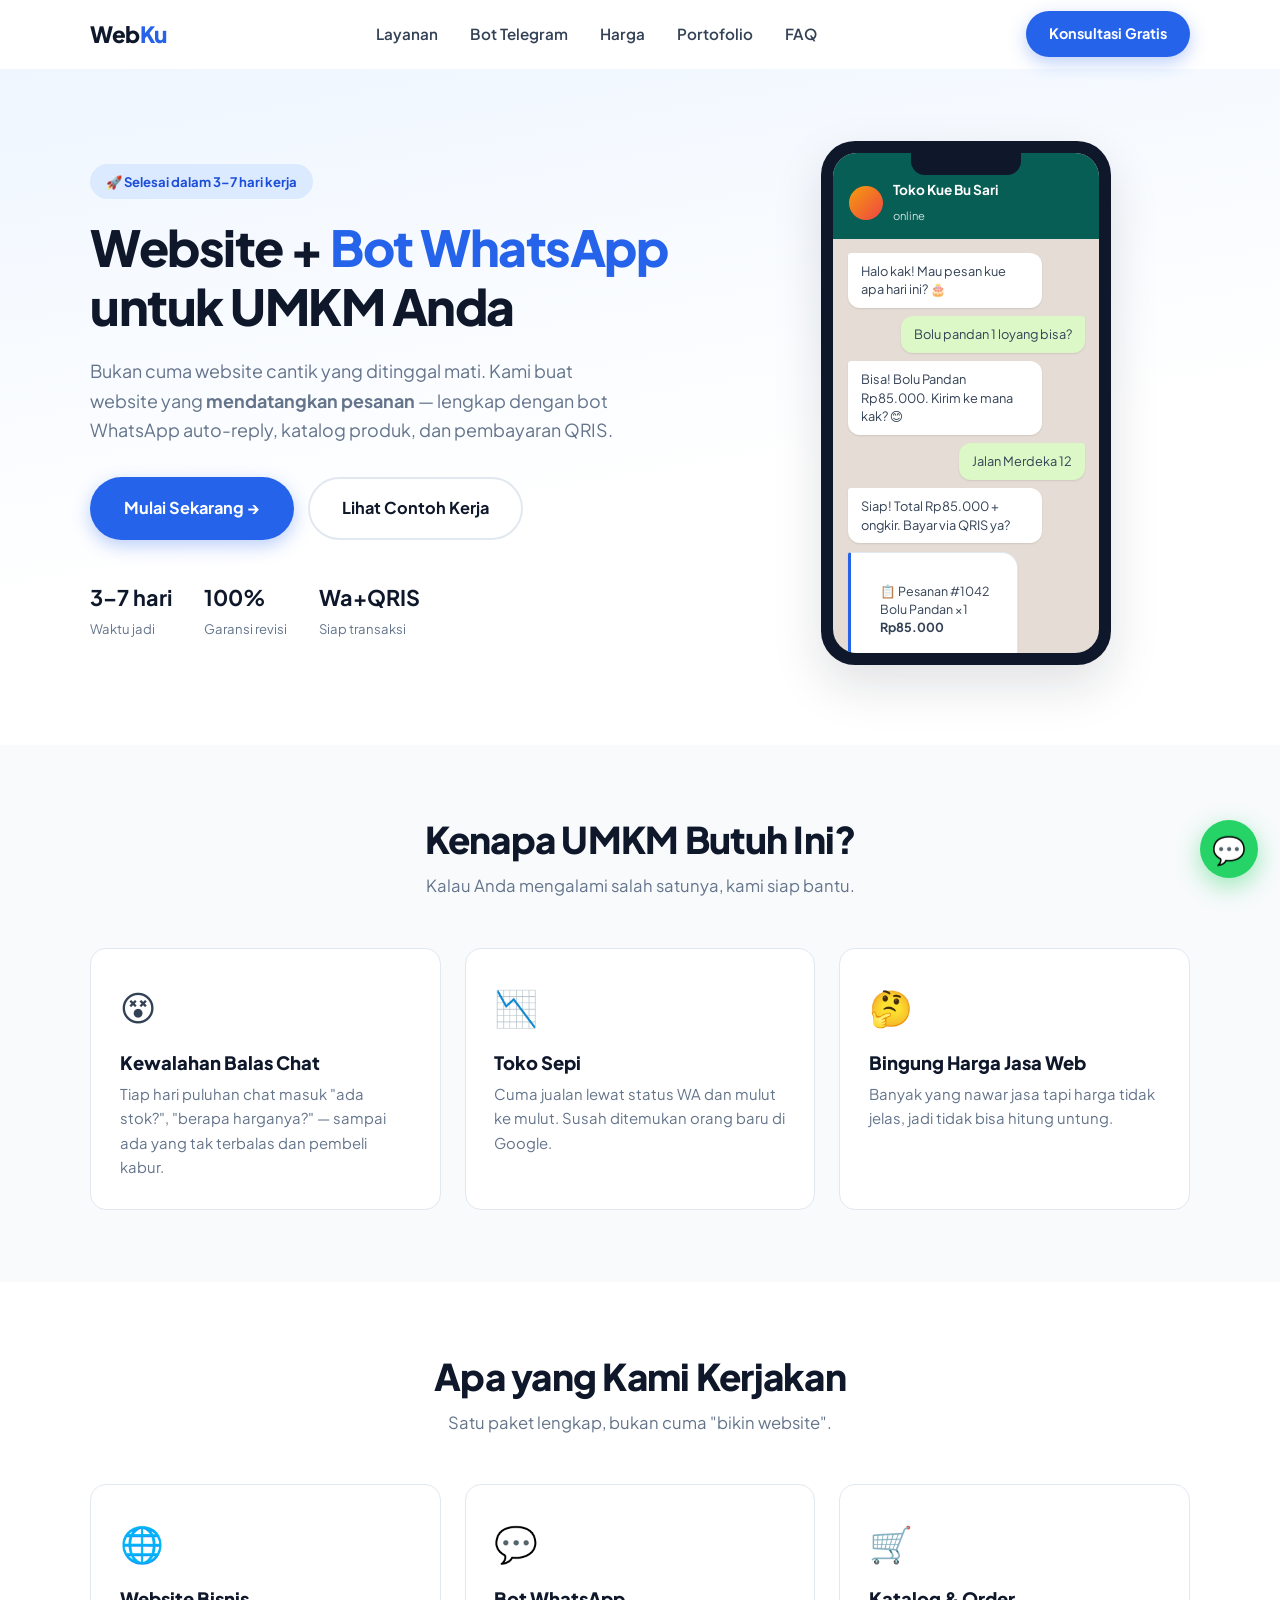
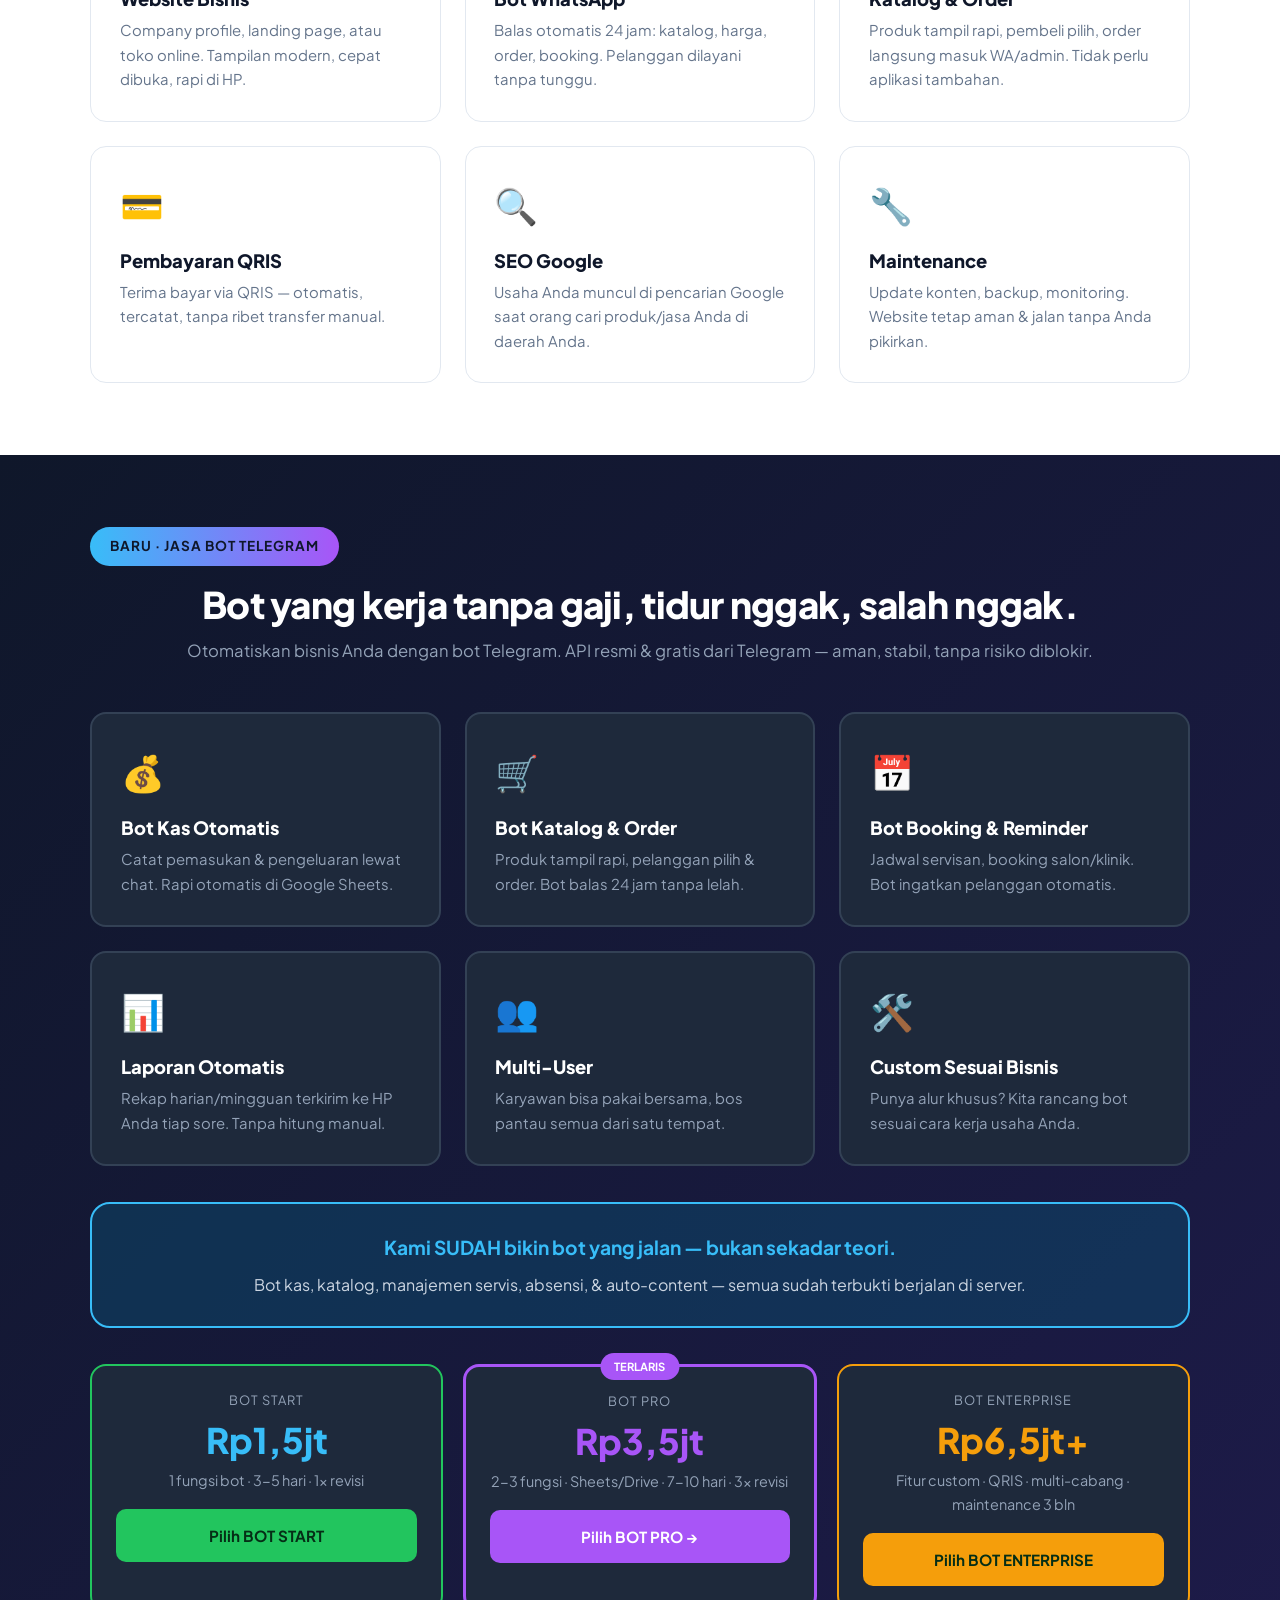
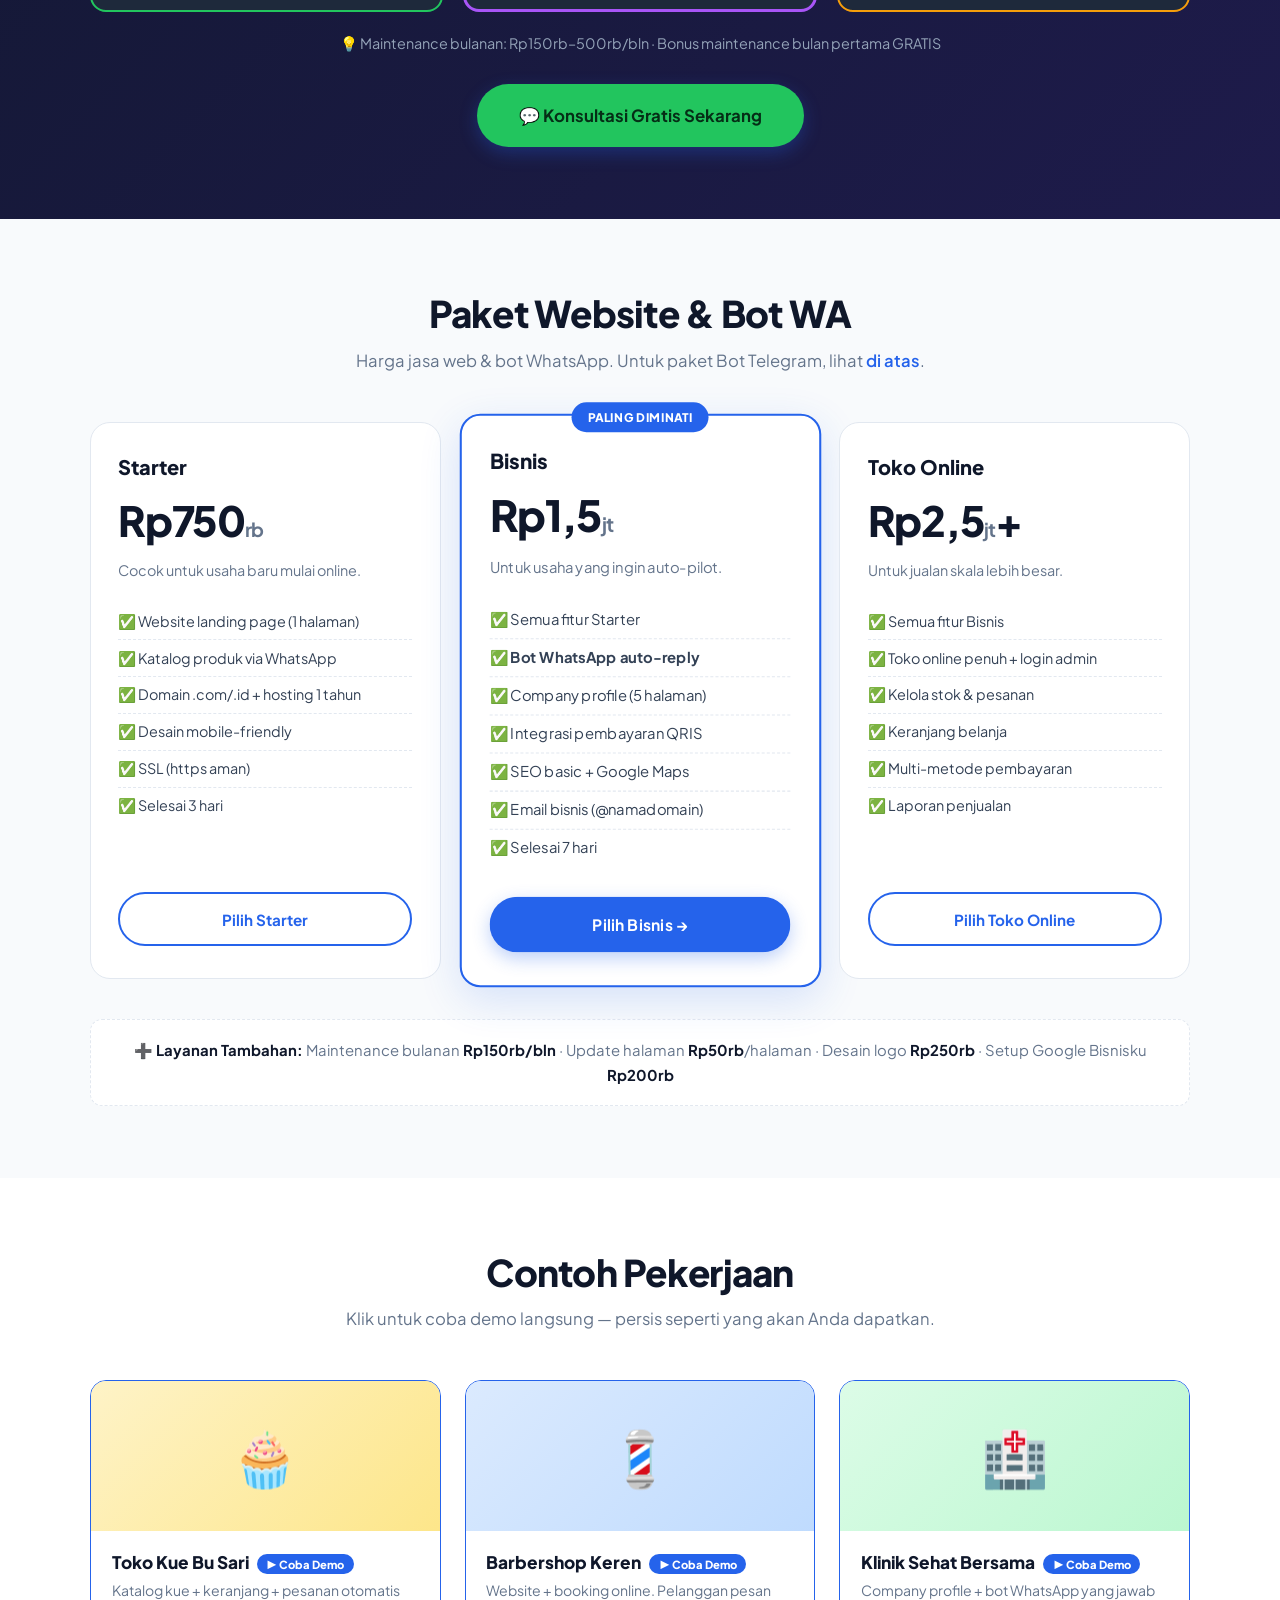
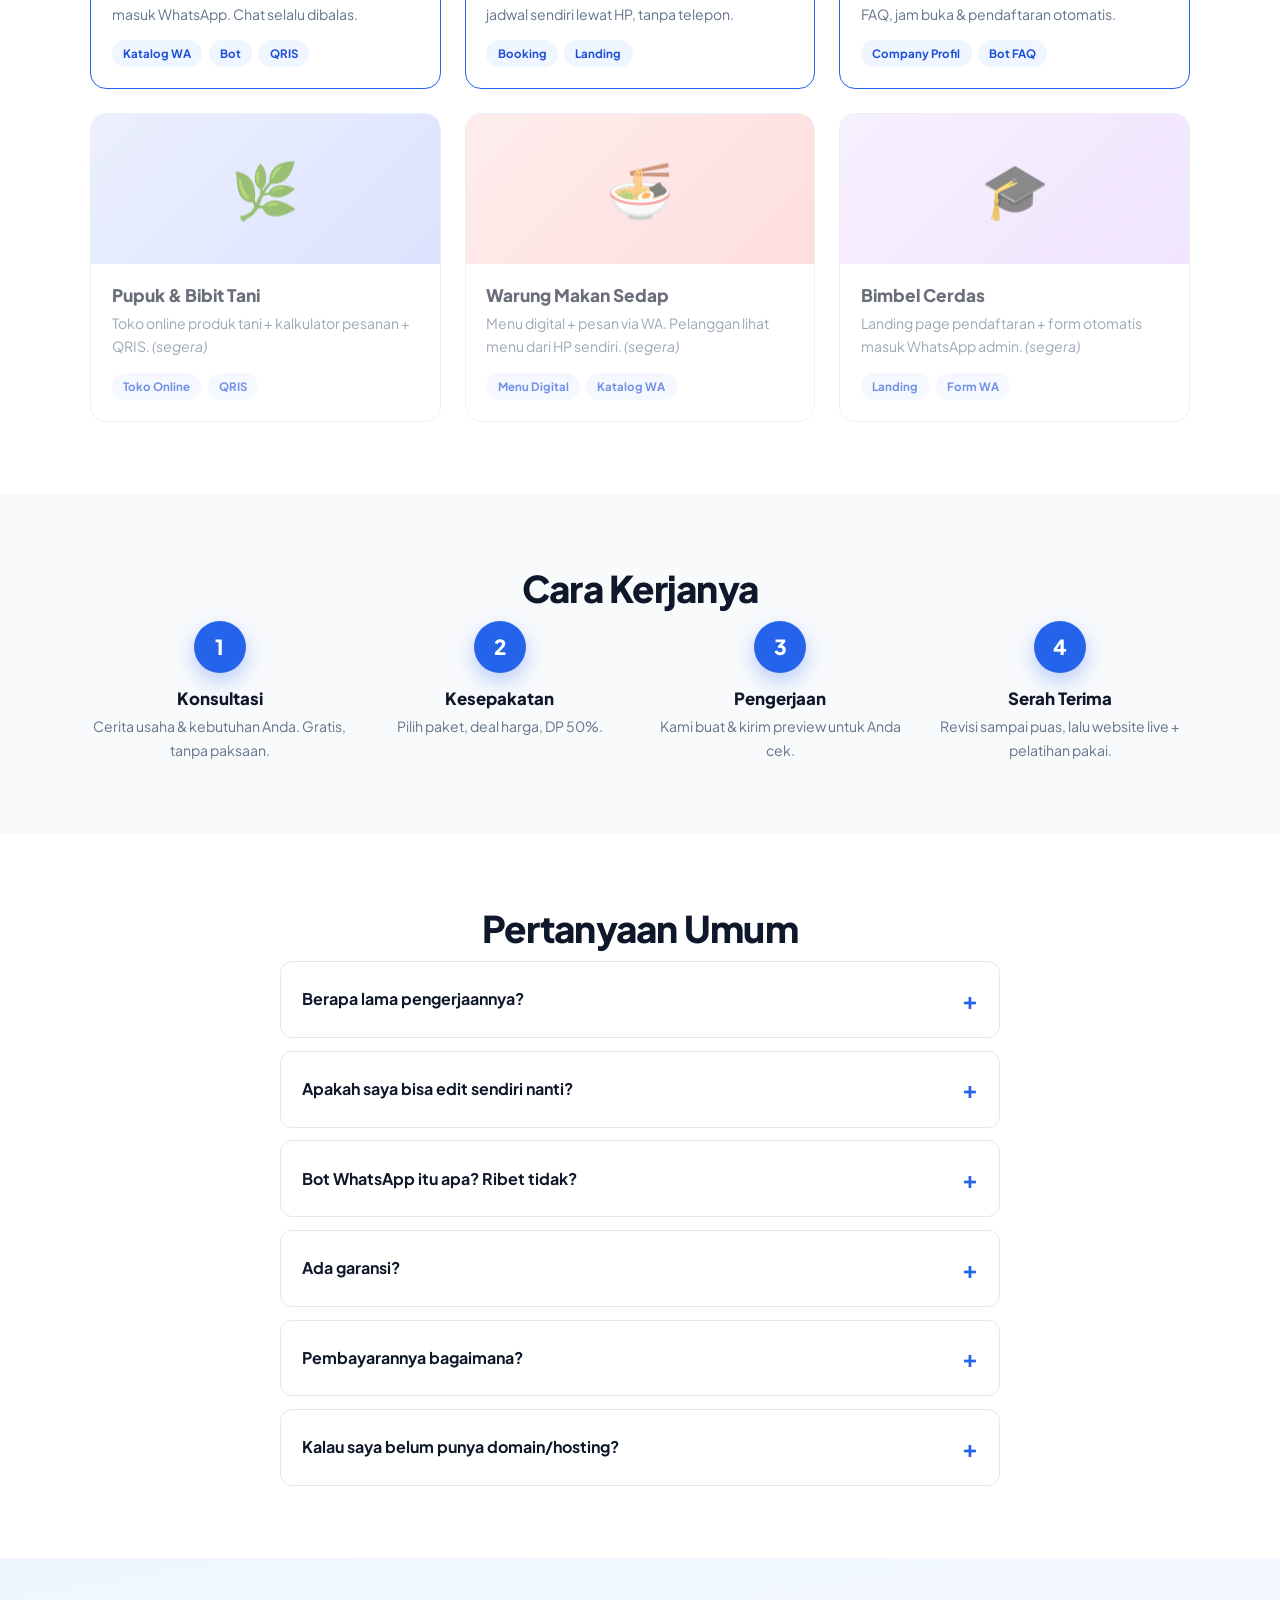
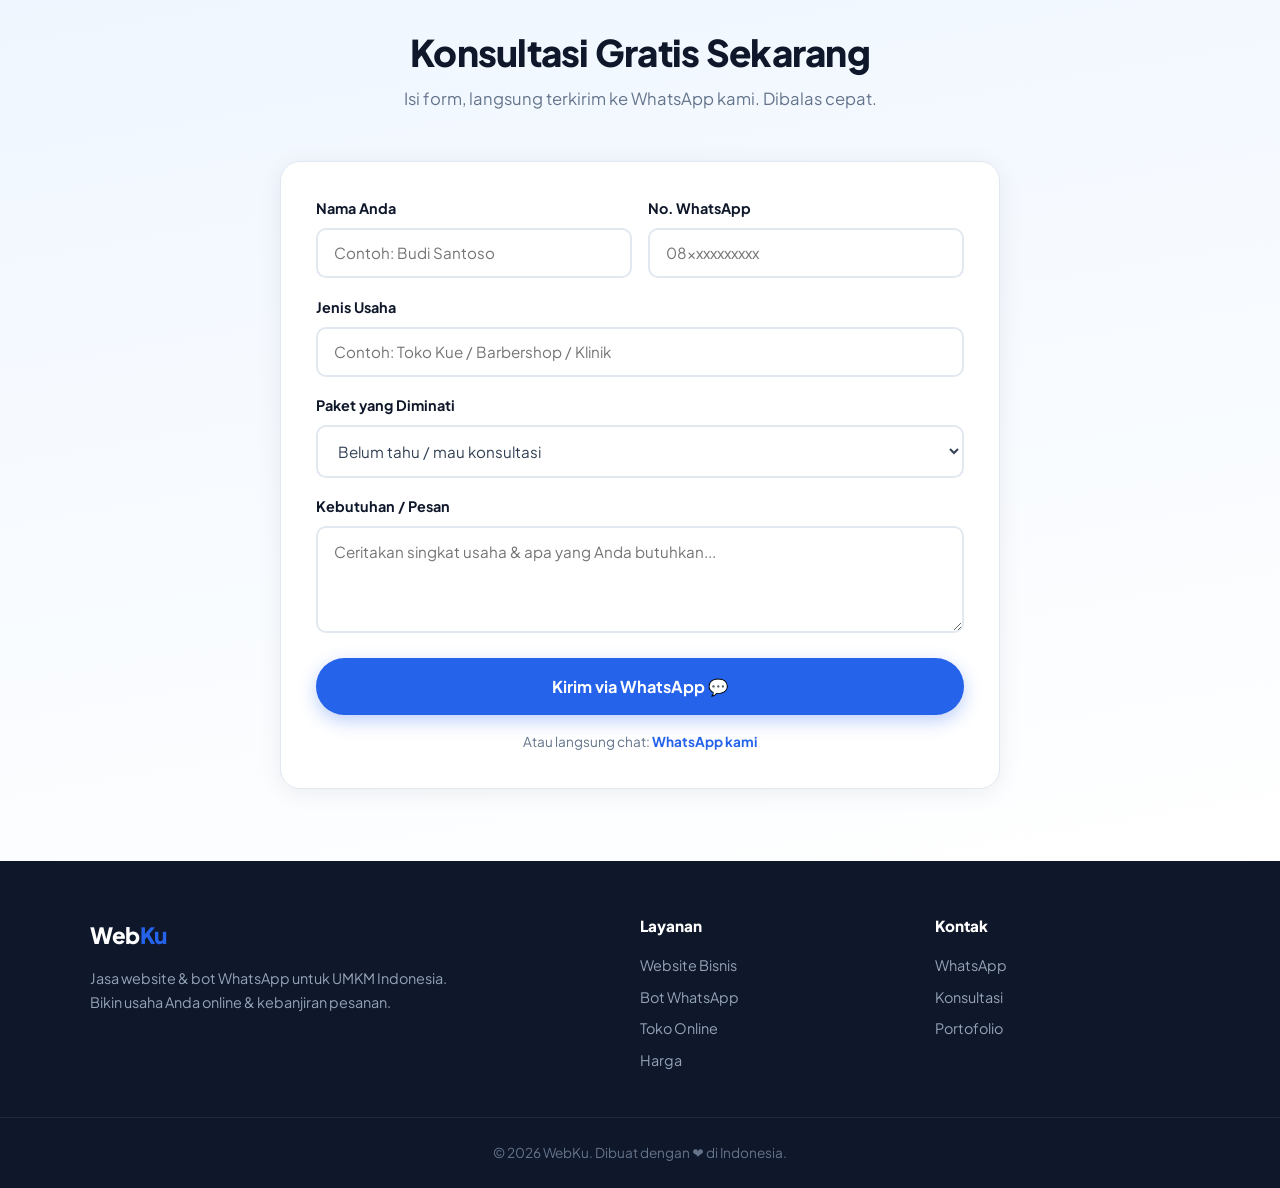
<file: index.html>
<!DOCTYPE html>
<html lang="id">
<head>
<meta charset="UTF-8">
<meta name="viewport" content="width=device-width, initial-scale=1.0">
<title>Jasa Bikin Website + Bot WhatsApp untuk UMKM | Cepat, Murah, Jalan</title>
<meta name="description" content="Jasa pembuatan website UMKM: company profile, toko online, katalog WhatsApp, bot auto-reply & QRIS. Selesai cepat, harga transparan, cocok untuk toko & usaha lokal.">
<meta name="keywords" content="jasa bikin website, jasa website umkm, jasa toko online, bot whatsapp umkm, katalog whatsapp, website murah">
<meta property="og:title" content="Jasa Bikin Website + Bot WhatsApp untuk UMKM">
<meta property="og:description" content="Website + bot WA auto-reply + QRIS. Selesai cepat untuk toko & usaha lokal.">
<meta property="og:type" content="website">
<link rel="preconnect" href="https://fonts.googleapis.com">
<link rel="preconnect" href="https://fonts.gstatic.com" crossorigin>
<link href="https://fonts.googleapis.com/css2?family=Plus+Jakarta+Sans:wght@400;600;700;800&display=swap" rel="stylesheet">
<link rel="stylesheet" href="css/style.css">
<link rel="icon" href="data:image/svg+xml,<svg xmlns='http://www.w3.org/2000/svg' viewBox='0 0 100 100'><text y='.9em' font-size='90'>💻</text></svg>">
</head>
<body>

<!-- NAVBAR -->
<nav class="nav" id="nav">
  <div class="container nav-inner">
    <a href="#" class="logo">Web<span>Ku</span></a>
    <ul class="nav-links">
      <li><a href="#layanan">Layanan</a></li>
      <li><a href="#bot-telegram">Bot Telegram</a></li>
      <li><a href="#harga">Harga</a></li>
      <li><a href="#portfolio">Portofolio</a></li>
      <li><a href="#faq">FAQ</a></li>
    </ul>
    <a href="#order" class="btn btn-primary nav-cta">Konsultasi Gratis</a>
    <button class="nav-toggle" id="navToggle" aria-label="Buka menu">
      <span></span><span></span><span></span>
    </button>
    <div class="nav-mobile" id="navMobile">
      <a href="#layanan">Layanan</a>
      <a href="#bot-telegram">Bot Telegram</a>
      <a href="#harga">Harga</a>
      <a href="#portfolio">Portofolio</a>
      <a href="#faq">FAQ</a>
      <a href="#order" style="color:#16a34a;font-weight:700">Konsultasi Gratis →</a>
    </div>
  </div>
</nav>

<!-- HERO -->
<header class="hero">
  <div class="container hero-inner">
    <div class="hero-text">
      <span class="badge">🚀 Selesai dalam 3–7 hari kerja</span>
      <h1>Website + <span class="hl">Bot WhatsApp</span> untuk UMKM Anda</h1>
      <p class="lead">Bukan cuma website cantik yang ditinggal mati. Kami buat website yang <strong>mendatangkan pesanan</strong> — lengkap dengan bot WhatsApp auto-reply, katalog produk, dan pembayaran QRIS.</p>
      <div class="hero-btns">
        <a href="#order" class="btn btn-primary btn-lg">Mulai Sekarang →</a>
        <a href="#portfolio" class="btn btn-ghost btn-lg">Lihat Contoh Kerja</a>
      </div>
      <div class="hero-trust">
        <div class="trust-item"><b>3–7 hari</b><span>Waktu jadi</span></div>
        <div class="trust-item"><b>100%</b><span>Garansi revisi</span></div>
        <div class="trust-item"><b>Wa+QRIS</b><span>Siap transaksi</span></div>
      </div>
    </div>
    <div class="hero-visual">
      <div class="phone">
        <div class="phone-notch"></div>
        <div class="phone-screen">
          <div class="chat-head"><div class="chat-avatar"></div><div><b>Toko Kue Bu Sari</b><span>online</span></div></div>
          <div class="chat-body">
            <div class="msg bot">Halo kak! Mau pesan kue apa hari ini? 🎂</div>
            <div class="msg user">Bolu pandan 1 loyang bisa?</div>
            <div class="msg bot">Bisa! Bolu Pandan Rp85.000. Kirim ke mana kak? 😊</div>
            <div class="msg user">Jalan Merdeka 12</div>
            <div class="msg bot">Siap! Total Rp85.000 + ongkir. Bayar via QRIS ya?</div>
            <div class="msg bot card">📋 Pesanan #1042<br>Bolu Pandan ×1<br><b>Rp85.000</b></div>
          </div>
        </div>
      </div>
    </div>
  </div>
</header>

<!-- MASALAH -->
<section class="section problems">
  <div class="container">
    <h2 class="section-title">Kenapa UMKM Butuh Ini?</h2>
    <p class="section-sub">Kalau Anda mengalami salah satunya, kami siap bantu.</p>
    <div class="grid-3">
      <div class="card-problem"><span class="ico">😵</span><h3>Kewalahan Balas Chat</h3><p>Tiap hari puluhan chat masuk "ada stok?", "berapa harganya?" — sampai ada yang tak terbalas dan pembeli kabur.</p></div>
      <div class="card-problem"><span class="ico">📉</span><h3>Toko Sepi</h3><p>Cuma jualan lewat status WA dan mulut ke mulut. Susah ditemukan orang baru di Google.</p></div>
      <div class="card-problem"><span class="ico">🤔</span><h3>Bingung Harga Jasa Web</h3><p>Banyak yang nawar jasa tapi harga tidak jelas, jadi tidak bisa hitung untung.</p></div>
    </div>
  </div>
</section>

<!-- LAYANAN -->
<section class="section services" id="layanan">
  <div class="container">
    <h2 class="section-title">Apa yang Kami Kerjakan</h2>
    <p class="section-sub">Satu paket lengkap, bukan cuma "bikin website".</p>
    <div class="grid-3">
      <div class="card"><div class="card-ico">🌐</div><h3>Website Bisnis</h3><p>Company profile, landing page, atau toko online. Tampilan modern, cepat dibuka, rapi di HP.</p></div>
      <div class="card"><div class="card-ico">💬</div><h3>Bot WhatsApp</h3><p>Balas otomatis 24 jam: katalog, harga, order, booking. Pelanggan dilayani tanpa tunggu.</p></div>
      <div class="card"><div class="card-ico">🛒</div><h3>Katalog & Order</h3><p>Produk tampil rapi, pembeli pilih, order langsung masuk WA/admin. Tidak perlu aplikasi tambahan.</p></div>
      <div class="card"><div class="card-ico">💳</div><h3>Pembayaran QRIS</h3><p>Terima bayar via QRIS — otomatis, tercatat, tanpa ribet transfer manual.</p></div>
      <div class="card"><div class="card-ico">🔍</div><h3>SEO Google</h3><p>Usaha Anda muncul di pencarian Google saat orang cari produk/jasa Anda di daerah Anda.</p></div>
      <div class="card"><div class="card-ico">🔧</div><h3>Maintenance</h3><p>Update konten, backup, monitoring. Website tetap aman & jalan tanpa Anda pikirkan.</p></div>
    </div>
  </div>
</section>

<!-- BOT TELEGRAM (BARU) -->
<section class="section" id="bot-telegram" style="background:linear-gradient(135deg,#0f172a 0%,#1e1b4b 100%);color:#fff">
  <div class="container">
    <div style="display:inline-block;background:linear-gradient(90deg,#38bdf8,#a855f7);color:#0f172a;font-weight:700;padding:8px 20px;border-radius:30px;font-size:.85rem;letter-spacing:1px;margin-bottom:16px">BARU · JASA BOT TELEGRAM</div>
    <h2 class="section-title" style="color:#fff">Bot yang kerja tanpa gaji, tidur nggak, salah nggak.</h2>
    <p class="section-sub" style="color:#94a3b8">Otomatiskan bisnis Anda dengan bot Telegram. API resmi &amp; gratis dari Telegram — aman, stabil, tanpa risiko diblokir.</p>
    <div class="grid-3" style="margin-top:32px">
      <div class="card" style="background:#1e293b;border:2px solid #334155"><div class="card-ico">💰</div><h3 style="color:#fff">Bot Kas Otomatis</h3><p style="color:#94a3b8">Catat pemasukan &amp; pengeluaran lewat chat. Rapi otomatis di Google Sheets.</p></div>
      <div class="card" style="background:#1e293b;border:2px solid #334155"><div class="card-ico">🛒</div><h3 style="color:#fff">Bot Katalog &amp; Order</h3><p style="color:#94a3b8">Produk tampil rapi, pelanggan pilih &amp; order. Bot balas 24 jam tanpa lelah.</p></div>
      <div class="card" style="background:#1e293b;border:2px solid #334155"><div class="card-ico">📅</div><h3 style="color:#fff">Bot Booking &amp; Reminder</h3><p style="color:#94a3b8">Jadwal servisan, booking salon/klinik. Bot ingatkan pelanggan otomatis.</p></div>
      <div class="card" style="background:#1e293b;border:2px solid #334155"><div class="card-ico">📊</div><h3 style="color:#fff">Laporan Otomatis</h3><p style="color:#94a3b8">Rekap harian/mingguan terkirim ke HP Anda tiap sore. Tanpa hitung manual.</p></div>
      <div class="card" style="background:#1e293b;border:2px solid #334155"><div class="card-ico">👥</div><h3 style="color:#fff">Multi-User</h3><p style="color:#94a3b8">Karyawan bisa pakai bersama, bos pantau semua dari satu tempat.</p></div>
      <div class="card" style="background:#1e293b;border:2px solid #334155"><div class="card-ico">🛠️</div><h3 style="color:#fff">Custom Sesuai Bisnis</h3><p style="color:#94a3b8">Punya alur khusus? Kita rancang bot sesuai cara kerja usaha Anda.</p></div>
    </div>

    <div style="background:rgba(12,74,110,.5);border:2px solid #38bdf8;border-radius:20px;padding:28px;margin:36px 0;text-align:center">
      <p style="font-size:1.2rem;font-weight:700;color:#38bdf8;margin:0 0 8px">Kami SUDAH bikin bot yang jalan — bukan sekadar teori.</p>
      <p style="color:#cbd5e1;margin:0">Bot kas, katalog, manajemen servis, absensi, &amp; auto-content — semua sudah terbukti berjalan di server.</p>
    </div>

    <div class="bot-pricing">
      <div style="background:#1e293b;border:2px solid #22c55e;border-radius:16px;padding:24px;text-align:center">
        <div style="font-size:.8rem;color:#94a3b8;letter-spacing:1px">BOT START</div>
        <div style="font-size:2.2rem;font-weight:900;color:#38bdf8">Rp1,5jt</div>
        <p style="color:#94a3b8;font-size:.9rem">1 fungsi bot · 3-5 hari · 1x revisi</p>
        <a href="#order" class="btn btn-block" data-paket="Bot START" style="display:block;margin-top:16px;background:#22c55e;color:#052e16;font-weight:700;padding:12px;border-radius:10px;text-decoration:none">Pilih BOT START</a>
      </div>
      <div style="background:#1e293b;border:3px solid #a855f7;border-radius:16px;padding:24px;text-align:center;position:relative">
        <div style="position:absolute;top:-14px;left:50%;transform:translateX(-50%);background:#a855f7;color:#fff;font-size:.7rem;font-weight:700;padding:4px 14px;border-radius:20px;white-space:nowrap">TERLARIS</div>
        <div style="font-size:.8rem;color:#94a3b8;letter-spacing:1px">BOT PRO</div>
        <div style="font-size:2.2rem;font-weight:900;color:#a855f7">Rp3,5jt</div>
        <p style="color:#94a3b8;font-size:.9rem">2-3 fungsi · Sheets/Drive · 7-10 hari · 3x revisi</p>
        <a href="#order" class="btn btn-block" data-paket="Bot PRO" style="display:block;margin-top:16px;background:#a855f7;color:#fff;font-weight:700;padding:12px;border-radius:10px;text-decoration:none">Pilih BOT PRO →</a>
      </div>
      <div style="background:#1e293b;border:2px solid #f59e0b;border-radius:16px;padding:24px;text-align:center">
        <div style="font-size:.8rem;color:#94a3b8;letter-spacing:1px">BOT ENTERPRISE</div>
        <div style="font-size:2.2rem;font-weight:900;color:#f59e0b">Rp6,5jt+</div>
        <p style="color:#94a3b8;font-size:.9rem">Fitur custom · QRIS · multi-cabang · maintenance 3 bln</p>
        <a href="#order" class="btn btn-block" data-paket="Bot ENTERPRISE" style="display:block;margin-top:16px;background:#f59e0b;color:#052e16;font-weight:700;padding:12px;border-radius:10px;text-decoration:none">Pilih BOT ENTERPRISE</a>
      </div>
    </div>

    <p style="text-align:center;color:#94a3b8;margin-top:20px;font-size:.9rem">💡 Maintenance bulanan: Rp150rb–500rb/bln · Bonus maintenance bulan pertama GRATIS</p>
    <div style="text-align:center;margin-top:28px">
      <a href="https://wa.me/6285647376259?text=Halo%2C%20saya%20tertarik%20jasa%20Bot%20Telegram" class="btn btn-primary" style="display:inline-block;background:#22c55e;color:#052e16;font-weight:700;padding:16px 40px;border-radius:40px;text-decoration:none;font-size:1.05rem">💬 Konsultasi Gratis Sekarang</a>
    </div>
  </div>
</section>

<!-- HARGA -->
<section class="section pricing" id="harga">
  <div class="container">
    <h2 class="section-title">Paket Website &amp; Bot WA</h2>
    <p class="section-sub">Harga jasa web &amp; bot WhatsApp. Untuk paket Bot Telegram, lihat <a href="#bot-telegram" style="color:#2563eb;font-weight:600">di atas</a>.</p>
    <div class="grid-3 pricing-grid">
      <div class="price-card">
        <h3>Starter</h3>
        <div class="price">Rp750<span>rb</span></div>
        <p class="price-desc">Cocok untuk usaha baru mulai online.</p>
        <ul>
          <li>✅ Website landing page (1 halaman)</li>
          <li>✅ Katalog produk via WhatsApp</li>
          <li>✅ Domain .com/.id + hosting 1 tahun</li>
          <li>✅ Desain mobile-friendly</li>
          <li>✅ SSL (https aman)</li>
          <li>✅ Selesai 3 hari</li>
        </ul>
        <a href="#order" class="btn btn-outline btn-block" data-paket="Starter">Pilih Starter</a>
      </div>
      <div class="price-card featured">
        <span class="tag">PALING DIMINATI</span>
        <h3>Bisnis</h3>
        <div class="price">Rp1,5<span>jt</span></div>
        <p class="price-desc">Untuk usaha yang ingin auto-pilot.</p>
        <ul>
          <li>✅ Semua fitur Starter</li>
          <li>✅ <b>Bot WhatsApp auto-reply</b></li>
          <li>✅ Company profile (5 halaman)</li>
          <li>✅ Integrasi pembayaran QRIS</li>
          <li>✅ SEO basic + Google Maps</li>
          <li>✅ Email bisnis (@namadomain)</li>
          <li>✅ Selesai 7 hari</li>
        </ul>
        <a href="#order" class="btn btn-primary btn-block" data-paket="Bisnis">Pilih Bisnis →</a>
      </div>
      <div class="price-card">
        <h3>Toko Online</h3>
        <div class="price">Rp2,5<span>jt</span>+</div>
        <p class="price-desc">Untuk jualan skala lebih besar.</p>
        <ul>
          <li>✅ Semua fitur Bisnis</li>
          <li>✅ Toko online penuh + login admin</li>
          <li>✅ Kelola stok & pesanan</li>
          <li>✅ Keranjang belanja</li>
          <li>✅ Multi-metode pembayaran</li>
          <li>✅ Laporan penjualan</li>
        </ul>
        <a href="#order" class="btn btn-outline btn-block" data-paket="Toko Online">Pilih Toko Online</a>
      </div>
    </div>
    <div class="addon">
      <b>➕ Layanan Tambahan:</b> Maintenance bulanan <b>Rp150rb/bln</b> · Update halaman <b>Rp50rb</b>/halaman · Desain logo <b>Rp250rb</b> · Setup Google Bisnisku <b>Rp200rb</b>
    </div>
  </div>
</section>

<!-- PORTFOLIO -->
<section class="section portfolio" id="portfolio">
  <div class="container">
    <h2 class="section-title">Contoh Pekerjaan</h2>
    <p class="section-sub">Klik untuk coba demo langsung — persis seperti yang akan Anda dapatkan.</p>
    <div class="grid-3">
      <a class="pf-card" href="demo/toko-kue.html" target="_blank" rel="noopener">
        <div class="pf-thumb pf-1">🧁</div>
        <div class="pf-body"><h3>Toko Kue Bu Sari <span class="pf-live">▶ Coba Demo</span></h3><p>Katalog kue + keranjang + pesanan otomatis masuk WhatsApp. Chat selalu dibalas.</p><div class="pf-tags"><span>Katalog WA</span><span>Bot</span><span>QRIS</span></div></div>
      </a>
      <a class="pf-card" href="demo/barbershop.html" target="_blank" rel="noopener">
        <div class="pf-thumb pf-2">💈</div>
        <div class="pf-body"><h3>Barbershop Keren <span class="pf-live">▶ Coba Demo</span></h3><p>Website + booking online. Pelanggan pesan jadwal sendiri lewat HP, tanpa telepon.</p><div class="pf-tags"><span>Booking</span><span>Landing</span></div></div>
      </a>
      <a class="pf-card" href="demo/klinik.html" target="_blank" rel="noopener">
        <div class="pf-thumb pf-3">🏥</div>
        <div class="pf-body"><h3>Klinik Sehat Bersama <span class="pf-live">▶ Coba Demo</span></h3><p>Company profile + bot WhatsApp yang jawab FAQ, jam buka & pendaftaran otomatis.</p><div class="pf-tags"><span>Company Profil</span><span>Bot FAQ</span></div></div>
      </a>
      <div class="pf-card pf-off">
        <div class="pf-thumb pf-4">🌿</div>
        <div class="pf-body"><h3>Pupuk & Bibit Tani</h3><p>Toko online produk tani + kalkulator pesanan + QRIS. <em>(segera)</em></p><div class="pf-tags"><span>Toko Online</span><span>QRIS</span></div></div>
      </div>
      <div class="pf-card pf-off">
        <div class="pf-thumb pf-5">🍜</div>
        <div class="pf-body"><h3>Warung Makan Sedap</h3><p>Menu digital + pesan via WA. Pelanggan lihat menu dari HP sendiri. <em>(segera)</em></p><div class="pf-tags"><span>Menu Digital</span><span>Katalog WA</span></div></div>
      </div>
      <div class="pf-card pf-off">
        <div class="pf-thumb pf-6">🎓</div>
        <div class="pf-body"><h3>Bimbel Cerdas</h3><p>Landing page pendaftaran + form otomatis masuk WhatsApp admin. <em>(segera)</em></p><div class="pf-tags"><span>Landing</span><span>Form WA</span></div></div>
      </div>
    </div>
  </div>
</section>

<!-- PROSES -->
<section class="section process">
  <div class="container">
    <h2 class="section-title">Cara Kerjanya</h2>
    <div class="grid-4">
      <div class="step"><div class="step-num">1</div><h3>Konsultasi</h3><p>Cerita usaha & kebutuhan Anda. Gratis, tanpa paksaan.</p></div>
      <div class="step"><div class="step-num">2</div><h3>Kesepakatan</h3><p>Pilih paket, deal harga, DP 50%.</p></div>
      <div class="step"><div class="step-num">3</div><h3>Pengerjaan</h3><p>Kami buat & kirim preview untuk Anda cek.</p></div>
      <div class="step"><div class="step-num">4</div><h3>Serah Terima</h3><p>Revisi sampai puas, lalu website live + pelatihan pakai.</p></div>
    </div>
  </div>
</section>

<!-- FAQ -->
<section class="section faq" id="faq">
  <div class="container container-narrow">
    <h2 class="section-title">Pertanyaan Umum</h2>
    <div class="faq-list">
      <details><summary>Berapa lama pengerjaannya?</summary><p>Starter 3 hari, Bisnis 7 hari, Toko Online 10–14 hari kerja. Setelah materi (logo, produk, info usaha) lengkap.</p></details>
      <details><summary>Apakah saya bisa edit sendiri nanti?</summary><p>Bisa. Kami berikan akses & pelatihan singkat. Untuk update lanjutan, tersedia paket maintenance Rp150rb/bulan.</p></details>
      <details><summary>Bot WhatsApp itu apa? Ribet tidak?</summary><p>Bot yang balas chat pelanggan otomatis 24 jam — katalog, harga, order. Anda tinggal pantau, tidak perlu pegang HP terus.</p></details>
      <details><summary>Ada garansi?</summary><p>Ya. Revisi desain sampai Anda puas (maks 3x). Bug/error diperbaiki gratis 30 hari setelah serah terima.</p></details>
      <details><summary>Pembayarannya bagaimana?</summary><p>DP 50% saat mulai, 50% saat serah terima. Bisa transfer bank atau QRIS.</p></details>
      <details><summary>Kalau saya belum punya domain/hosting?</summary><p>Tenang, kami bantu urus. Sudah termasuk di paket Starter & Bisnis (tahun pertama).</p></details>
    </div>
  </div>
</section>

<!-- ORDER -->
<section class="section order" id="order">
  <div class="container container-narrow">
    <h2 class="section-title">Konsultasi Gratis Sekarang</h2>
    <p class="section-sub">Isi form, langsung terkirim ke WhatsApp kami. Dibalas cepat.</p>
    <form class="order-form" id="orderForm">
      <div class="frow">
        <label>Nama Anda<input type="text" name="nama" required placeholder="Contoh: Budi Santoso"></label>
        <label>No. WhatsApp<input type="tel" name="wa" required placeholder="08xxxxxxxxxx" pattern="[0-9+ -]{9,16}"></label>
      </div>
      <label>Jenis Usaha<input type="text" name="usaha" placeholder="Contoh: Toko Kue / Barbershop / Klinik"></label>
      <label>Paket yang Diminati
        <select name="paket" id="paketSelect">
          <option value="Belum tahu / mau konsultasi">Belum tahu / mau konsultasi</option>
          <optgroup label="— Jasa Web &amp; Bot WA —">
            <option value="Web Starter (Rp750rb)">Web Starter (Rp750rb)</option>
            <option value="Web Bisnis (Rp1,5jt)">Web Bisnis (Rp1,5jt)</option>
            <option value="Web Toko Online (Rp2,5jt+)">Web Toko Online (Rp2,5jt+)</option>
          </optgroup>
          <optgroup label="— Jasa Bot Telegram —">
            <option value="Bot START (Rp1,5jt)">Bot START (Rp1,5jt)</option>
            <option value="Bot PRO (Rp3,5jt)">Bot PRO (Rp3,5jt)</option>
            <option value="Bot ENTERPRISE (Rp6,5jt+)">Bot ENTERPRISE (Rp6,5jt+)</option>
          </optgroup>
        </select>
      </label>
      <label>Kebutuhan / Pesan<textarea name="pesan" rows="4" placeholder="Ceritakan singkat usaha & apa yang Anda butuhkan..."></textarea></label>
      <button type="submit" class="btn btn-primary btn-lg btn-block">Kirim via WhatsApp 💬</button>
      <p class="form-note">Atau langsung chat: <a href="#" id="waLink">WhatsApp kami</a></p>
    </form>
  </div>
</section>

<!-- FOOTER -->
<footer class="footer">
  <div class="container footer-inner">
    <div>
      <a href="#" class="logo">Web<span>Ku</span></a>
      <p>Jasa website & bot WhatsApp untuk UMKM Indonesia. Bikin usaha Anda online & kebanjiran pesanan.</p>
    </div>
    <div class="footer-links">
      <h4>Layanan</h4>
      <a href="#layanan">Website Bisnis</a>
      <a href="#layanan">Bot WhatsApp</a>
      <a href="#layanan">Toko Online</a>
      <a href="#harga">Harga</a>
    </div>
    <div class="footer-links">
      <h4>Kontak</h4>
      <a href="#" id="waFoot">WhatsApp</a>
      <a href="#order">Konsultasi</a>
      <a href="#portfolio">Portofolio</a>
    </div>
  </div>
  <div class="footer-bottom">© <span id="year"></span> WebKu. Dibuat dengan ❤️ di Indonesia.</div>
</footer>

<!-- FLOATING WA -->
<a href="#" class="wa-float" id="waFloat" aria-label="Chat WhatsApp">💬</a>

<script src="js/script.js"></script>
</body>
</html>
</file>
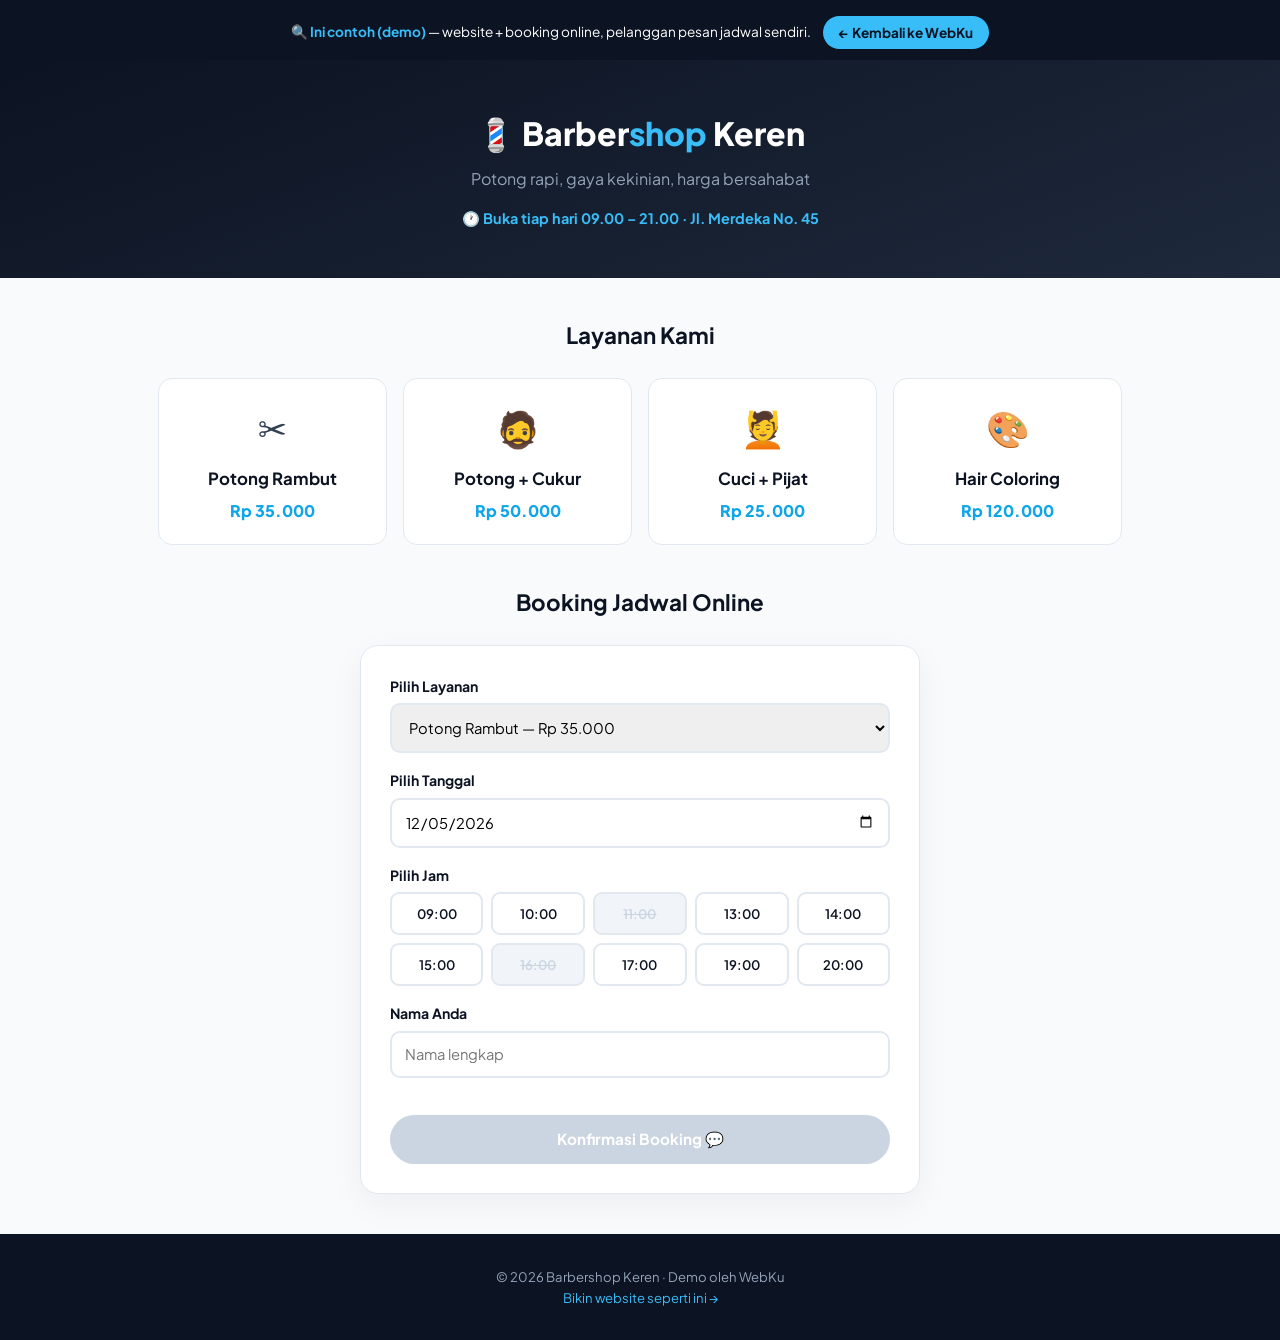
<file: demo/barbershop.html>
<!DOCTYPE html>
<html lang="id">
<head>
<meta charset="UTF-8">
<meta name="viewport" content="width=device-width, initial-scale=1.0">
<title>Demo — Barbershop Keren | WebKu</title>
<meta name="robots" content="noindex">
<link href="https://fonts.googleapis.com/css2?family=Plus+Jakarta+Sans:wght@400;600;700;800&display=swap" rel="stylesheet">
<style>
*,*::before,*::after{box-sizing:border-box;margin:0;padding:0}
:root{--p:#0ea5e9;--pd:#0284c7;--dark:#0c1322;--line:#e2e8f0}
body{font-family:'Plus Jakarta Sans',system-ui,sans-serif;color:#334155;line-height:1.6;background:#f8fafc}
a{text-decoration:none;color:inherit}
.demo-bar{background:var(--dark);color:#fff;padding:.7rem 1rem;text-align:center;font-size:.85rem;position:sticky;top:0;z-index:50}
.demo-bar b{color:#38bdf8}
.demo-bar a{background:#38bdf8;color:#0c1322;padding:.35rem 1rem;border-radius:999px;font-weight:700;margin-left:.6rem;display:inline-block;margin-top:.3rem}
.wrap{max-width:1000px;margin:0 auto;padding:0 18px}
header{background:linear-gradient(160deg,#0c1322,#1e293b);color:#fff;padding:3rem 0;text-align:center}
header .logo{font-size:2rem;font-weight:800}
header .logo span{color:#38bdf8}
header p{color:#94a3b8;margin-top:.4rem}
.jam{margin-top:1rem;font-size:.9rem;color:#38bdf8;font-weight:700}
section{padding:2.5rem 0}
h2{color:var(--dark);font-size:1.4rem;text-align:center;margin-bottom:1.5rem}
.layanan{display:grid;grid-template-columns:repeat(auto-fit,minmax(200px,1fr));gap:1rem}
.lay{background:#fff;border:1px solid var(--line);border-radius:14px;padding:1.3rem;text-align:center;transition:.2s}
.lay:hover{transform:translateY(-4px);box-shadow:0 14px 30px rgba(14,165,233,.14);border-color:#bae6fd}
.lay .ico{font-size:2.2rem}
.lay h3{color:var(--dark);margin:.6rem 0 .3rem;font-size:1.05rem}
.lay .h{color:var(--p);font-weight:800}
.booking{background:#fff;border:1px solid var(--line);border-radius:18px;padding:1.8rem;max-width:560px;margin:0 auto;box-shadow:0 10px 34px rgba(0,0,0,.05)}
.booking label{display:block;font-weight:700;font-size:.88rem;color:var(--dark);margin-bottom:1rem}
.booking select,.booking input{width:100%;margin-top:.4rem;padding:.8rem;border:2px solid var(--line);border-radius:10px;font-family:inherit;font-size:.92rem}
.booking select:focus,.booking input:focus{outline:none;border-color:var(--p)}
.slots{display:grid;grid-template-columns:repeat(auto-fill,minmax(78px,1fr));gap:.5rem;margin-top:.4rem}
.slot{padding:.55rem;border:2px solid var(--line);border-radius:9px;text-align:center;font-size:.82rem;font-weight:600;cursor:pointer;transition:.15s;background:#fff}
.slot:hover{border-color:var(--p)}
.slot.aktif{background:var(--p);color:#fff;border-color:var(--p)}
.slot.penuh{background:#f1f5f9;color:#cbd5e1;cursor:not-allowed;text-decoration:line-through}
.btn{background:var(--p);color:#fff;border:none;padding:.9rem;border-radius:999px;font-weight:700;font-size:.95rem;cursor:pointer;font-family:inherit;width:100%;margin-top:1.3rem;transition:.2s}
.btn:hover{background:#0284c7}
.btn:disabled{background:#cbd5e1;cursor:not-allowed}
.sukses{text-align:center;padding:1.5rem}
.sukses .big{font-size:3rem}
footer{background:var(--dark);color:#94a3b8;text-align:center;padding:2rem 1rem;font-size:.82rem}
footer a{color:#38bdf8}
</style>
</head>
<body>

<div class="demo-bar">
  🔍 <b>Ini contoh (demo)</b> — website + booking online, pelanggan pesan jadwal sendiri.
  <a href="../index.html#portfolio">← Kembali ke WebKu</a>
</div>

<header>
  <div class="wrap">
    <div class="logo">💈 Barber<span>shop</span> Keren</div>
    <p>Potong rapi, gaya kekinian, harga bersahabat</p>
    <div class="jam">🕐 Buka tiap hari 09.00 – 21.00 · Jl. Merdeka No. 45</div>
  </div>
</header>

<section>
  <div class="wrap">
    <h2>Layanan Kami</h2>
    <div class="layanan">
      <div class="lay"><div class="ico">✂️</div><h3>Potong Rambut</h3><div class="h">Rp 35.000</div></div>
      <div class="lay"><div class="ico">🧔</div><h3>Potong + Cukur</h3><div class="h">Rp 50.000</div></div>
      <div class="lay"><div class="ico">💆</div><h3>Cuci + Pijat</h3><div class="h">Rp 25.000</div></div>
      <div class="lay"><div class="ico">🎨</div><h3>Hair Coloring</h3><div class="h">Rp 120.000</div></div>
    </div>
  </div>
</section>

<section style="padding-top:0">
  <div class="wrap">
    <h2>Booking Jadwal Online</h2>
    <div class="booking" id="bookingBox">
      <label>Pilih Layanan
        <select id="layanan">
          <option>Potong Rambut — Rp 35.000</option>
          <option>Potong + Cukur — Rp 50.000</option>
          <option>Cuci + Pijat — Rp 25.000</option>
          <option>Hair Coloring — Rp 120.000</option>
        </select>
      </label>
      <label>Pilih Tanggal
        <input type="date" id="tanggal">
      </label>
      <label>Pilih Jam
        <div class="slots" id="slots"></div>
      </label>
      <label>Nama Anda
        <input type="text" id="nama" placeholder="Nama lengkap">
      </label>
      <button class="btn" id="btnBook" disabled onclick="booking()">Konfirmasi Booking 💬</button>
    </div>
  </div>
</section>

<footer>
  © <span id="yr"></span> Barbershop Keren · Demo oleh WebKu<br>
  <a href="../index.html">Bikin website seperti ini →</a>
</footer>

<script>
const WA = '6285647376259';
const JAM = ['09:00','10:00','11:00','13:00','14:00','15:00','16:00','17:00','19:00','20:00'];
const PENUH = ['11:00','16:00']; // contoh jam yg sudah terisi
let pilih = null;

// tanggal default = besok
const tgl = document.getElementById('tanggal');
const besok = new Date(Date.now()+86400000).toISOString().split('T')[0];
tgl.value = besok; tgl.min = new Date().toISOString().split('T')[0];

function renderSlots(){
  document.getElementById('slots').innerHTML = JAM.map(j=>{
    const penuh = PENUH.includes(j);
    return `<div class="slot ${penuh?'penuh':''} ${pilih===j?'aktif':''}" ${penuh?'':`onclick="pilihJam('${j}')"`}>${j}</div>`;
  }).join('');
}
function pilihJam(j){ pilih = j; renderSlots(); cek(); }
function cek(){
  const ok = pilih && document.getElementById('nama').value.trim();
  document.getElementById('btnBook').disabled = !ok;
}
document.getElementById('nama').addEventListener('input', cek);

function booking(){
  const layanan = document.getElementById('layanan').value;
  const tanggal = document.getElementById('tanggal').value;
  const nama = document.getElementById('nama').value.trim();
  const tglID = new Date(tanggal).toLocaleDateString('id-ID',{weekday:'long',day:'numeric',month:'long',year:'numeric'});
  const teks =
`Halo Barbershop Keren! Saya mau booking 💈

*Layanan:* ${layanan}
*Tanggal:* ${tglID}
*Jam:* ${pilih}
*Nama:* ${nama}

Mohon dikonfirmasi ya. Terima kasih!`;
  window.open(`https://wa.me/${WA}?text=${encodeURIComponent(teks)}`,'_blank');
  document.getElementById('bookingBox').innerHTML =
    `<div class="sukses"><div class="big">✅</div><h3>Booking Dikirim!</h3>
     <p>WhatsApp terbuka dengan detail booking Anda.<br>Admin akan konfirmasi segera.</p></div>`;
}

document.getElementById('yr').textContent = new Date().getFullYear();
renderSlots();
</script>
</body>
</html>
</file>
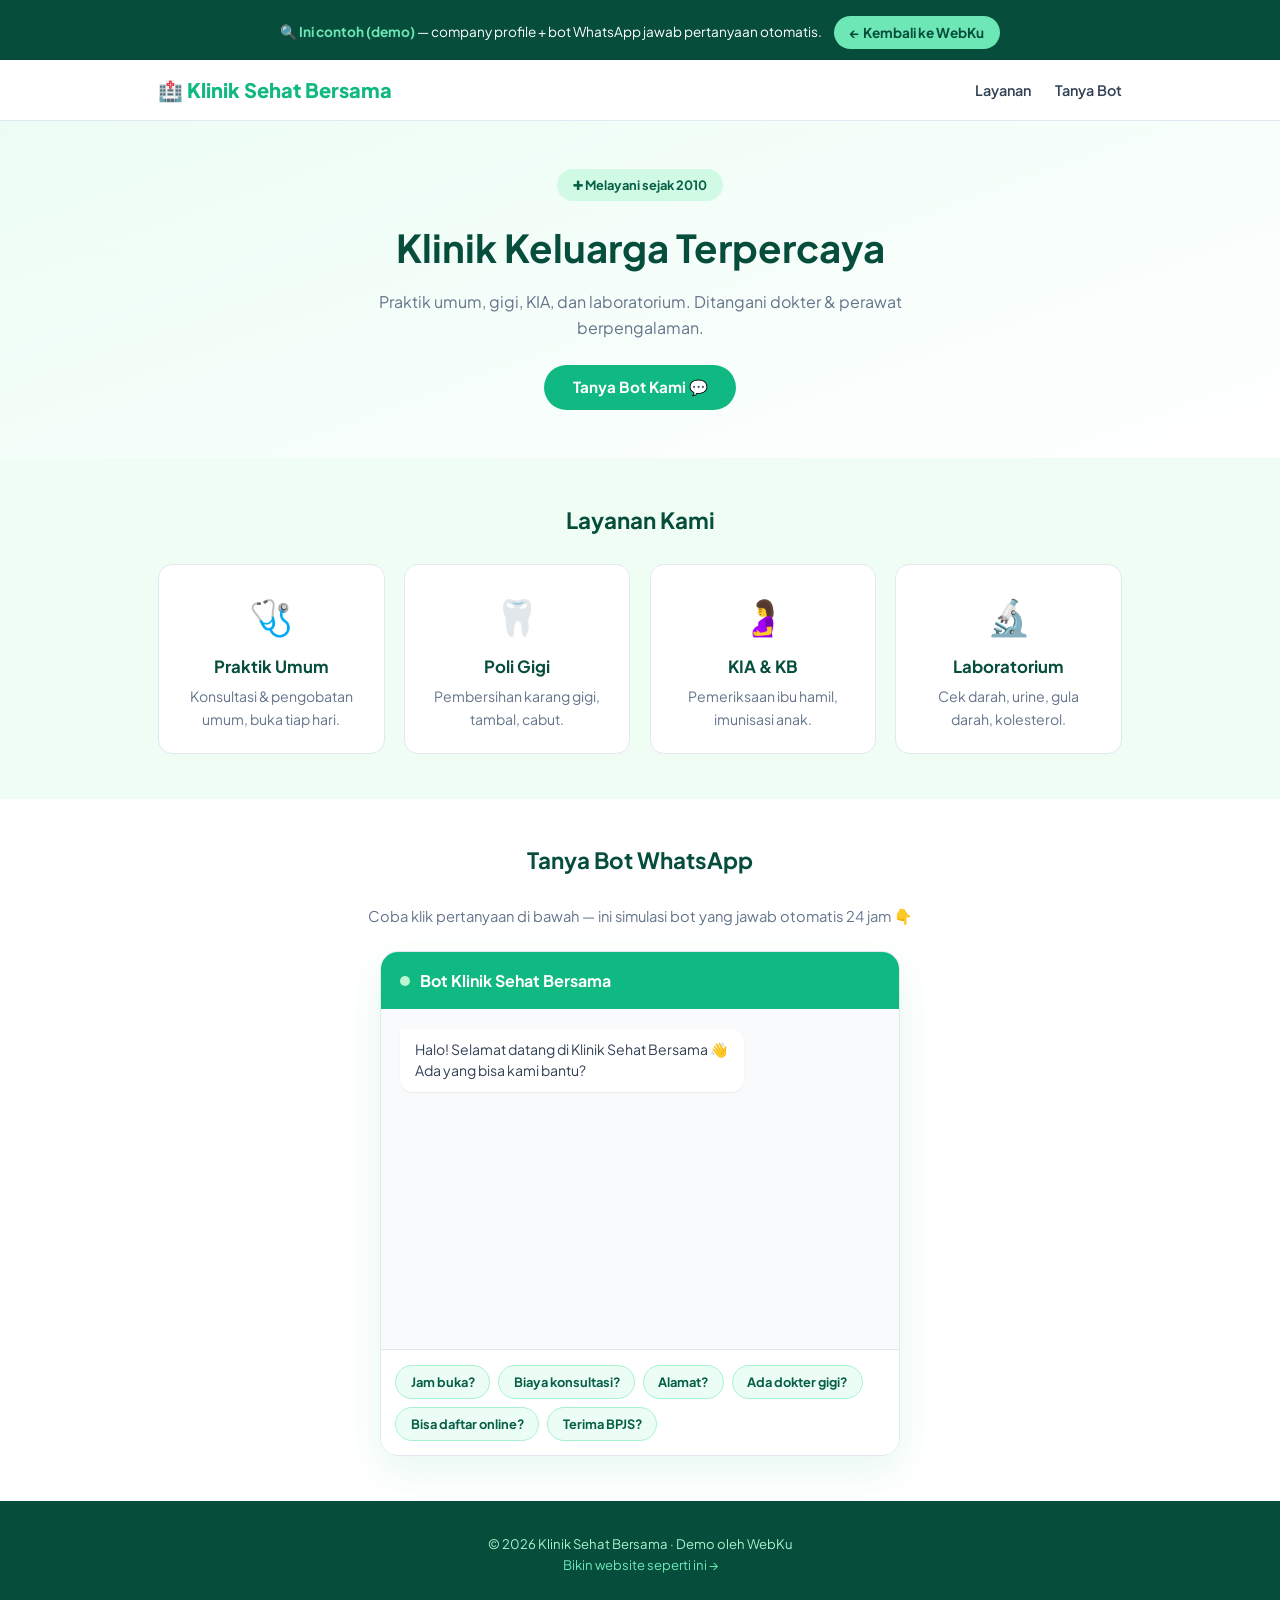
<file: demo/klinik.html>
<!DOCTYPE html>
<html lang="id">
<head>
<meta charset="UTF-8">
<meta name="viewport" content="width=device-width, initial-scale=1.0">
<title>Demo — Klinik Sehat Bersama | WebKu</title>
<meta name="robots" content="noindex">
<link href="https://fonts.googleapis.com/css2?family=Plus+Jakarta+Sans:wght@400;600;700;800&display=swap" rel="stylesheet">
<style>
*,*::before,*::after{box-sizing:border-box;margin:0;padding:0}
:root{--p:#10b981;--pd:#059669;--dark:#064e3b;--line:#e2e8f0}
body{font-family:'Plus Jakarta Sans',system-ui,sans-serif;color:#334155;line-height:1.6;background:#fff}
a{text-decoration:none;color:inherit}
.demo-bar{background:var(--dark);color:#fff;padding:.7rem 1rem;text-align:center;font-size:.85rem;position:sticky;top:0;z-index:50}
.demo-bar b{color:#6ee7b7}
.demo-bar a{background:#6ee7b7;color:#064e3b;padding:.35rem 1rem;border-radius:999px;font-weight:700;margin-left:.6rem;display:inline-block;margin-top:.3rem}
.wrap{max-width:1000px;margin:0 auto;padding:0 18px}
nav{background:#fff;border-bottom:1px solid var(--line);position:sticky;top:40px;z-index:45}
nav .wrap{display:flex;align-items:center;justify-content:space-between;height:60px}
.logo{font-weight:800;color:var(--p);font-size:1.25rem}
nav .menu{display:flex;gap:1.5rem;font-size:.9rem;font-weight:600}
nav .menu a:hover{color:var(--p)}
.hero{background:linear-gradient(160deg,#ecfdf5,#fff);padding:3rem 0;text-align:center}
.hero h1{color:var(--dark);font-size:clamp(1.7rem,4vw,2.4rem);margin-bottom:.7rem}
.hero p{color:#64748b;max-width:36rem;margin:0 auto 1.5rem}
.badge{display:inline-block;background:#d1fae5;color:#065f46;font-size:.8rem;font-weight:700;padding:.35rem 1rem;border-radius:999px;margin-bottom:1rem}
.btn{display:inline-block;background:var(--p);color:#fff;padding:.8rem 1.8rem;border-radius:999px;font-weight:700;border:none;cursor:pointer;font-family:inherit;font-size:.95rem}
.btn:hover{background:var(--pd)}
section{padding:2.8rem 0}
h2{color:var(--dark);font-size:1.4rem;text-align:center;margin-bottom:1.6rem}
.grid3{display:grid;grid-template-columns:repeat(auto-fit,minmax(220px,1fr));gap:1.2rem}
.kartu{background:#fff;border:1px solid var(--line);border-radius:14px;padding:1.4rem;text-align:center}
.kartu .ico{font-size:2.2rem}
.kartu h3{color:var(--dark);margin:.6rem 0 .3rem;font-size:1.05rem}
.kartu p{font-size:.88rem;color:#64748b}
.hijau{background:#f0fdf4}
/* FAQ chatbot */
.chatbox{max-width:520px;margin:0 auto;border:1px solid var(--line);border-radius:18px;overflow:hidden;box-shadow:0 14px 38px rgba(16,185,129,.1)}
.chatbox .head{background:var(--p);color:#fff;padding:1rem 1.2rem;font-weight:700;display:flex;align-items:center;gap:.6rem}
.chatbox .head .dot{width:10px;height:10px;background:#bbf7d0;border-radius:50%}
.chat-body{padding:1.2rem;background:#f8fafc;height:340px;overflow-y:auto;display:flex;flex-direction:column;gap:.7rem}
.msg{max-width:82%;padding:.65rem .95rem;border-radius:13px;font-size:.88rem;line-height:1.5;box-shadow:0 1px 2px rgba(0,0,0,.06)}
.msg.bot{background:#fff;align-self:flex-start;border-top-left-radius:3px}
.msg.user{background:var(--p);color:#fff;align-self:flex-end;border-top-right-radius:3px}
.msg.typing{color:#94a3b8;font-style:italic}
.quick{padding:.9rem;background:#fff;border-top:1px solid var(--line);display:flex;flex-wrap:wrap;gap:.5rem}
.quick button{background:#ecfdf5;color:#065f46;border:1px solid #a7f3d0;padding:.5rem .9rem;border-radius:999px;font-size:.8rem;font-weight:700;cursor:pointer;font-family:inherit}
.quick button:hover{background:var(--p);color:#fff}
footer{background:var(--dark);color:#a7f3d0;text-align:center;padding:2rem 1rem;font-size:.82rem}
footer a{color:#6ee7b7}
</style>
</head>
<body>

<div class="demo-bar">
  🔍 <b>Ini contoh (demo)</b> — company profile + bot WhatsApp jawab pertanyaan otomatis.
  <a href="../index.html#portfolio">← Kembali ke WebKu</a>
</div>

<nav>
  <div class="wrap">
    <div class="logo">🏥 Klinik Sehat Bersama</div>
    <div class="menu">
      <a href="#layanan">Layanan</a>
      <a href="#bot">Tanya Bot</a>
    </div>
  </div>
</nav>

<div class="hero">
  <div class="wrap">
    <span class="badge">✚ Melayani sejak 2010</span>
    <h1>Klinik Keluarga Terpercaya</h1>
    <p>Praktik umum, gigi, KIA, dan laboratorium. Ditangani dokter & perawat berpengalaman.</p>
    <button class="btn" onclick="document.getElementById('bot').scrollIntoView({behavior:'smooth'})">Tanya Bot Kami 💬</button>
  </div>
</div>

<section id="layanan" class="hijau">
  <div class="wrap">
    <h2>Layanan Kami</h2>
    <div class="grid3">
      <div class="kartu"><div class="ico">🩺</div><h3>Praktik Umum</h3><p>Konsultasi & pengobatan umum, buka tiap hari.</p></div>
      <div class="kartu"><div class="ico">🦷</div><h3>Poli Gigi</h3><p>Pembersihan karang gigi, tambal, cabut.</p></div>
      <div class="kartu"><div class="ico">🤰</div><h3>KIA & KB</h3><p>Pemeriksaan ibu hamil, imunisasi anak.</p></div>
      <div class="kartu"><div class="ico">🔬</div><h3>Laboratorium</h3><p>Cek darah, urine, gula darah, kolesterol.</p></div>
    </div>
  </div>
</section>

<section id="bot">
  <div class="wrap">
    <h2>Tanya Bot WhatsApp</h2>
    <p style="text-align:center;color:#64748b;margin-bottom:1.4rem;font-size:.92rem">Coba klik pertanyaan di bawah — ini simulasi bot yang jawab otomatis 24 jam 👇</p>
    <div class="chatbox">
      <div class="head"><span class="dot"></span> Bot Klinik Sehat Bersama</div>
      <div class="chat-body" id="chat"></div>
      <div class="quick" id="quick"></div>
    </div>
  </div>
</section>

<footer>
  © <span id="yr"></span> Klinik Sehat Bersama · Demo oleh WebKu<br>
  <a href="../index.html">Bikin website seperti ini →</a>
</footer>

<script>
const WA = '6285647376259';
const TANYA = [
  {q:'Jam buka?', a:'Klinik buka tiap hari:\n• Senin–Sabtu: 08.00–20.00\n• Minggu: 09.00–14.00 🕐'},
  {q:'Biaya konsultasi?', a:'Konsultasi dokter umum Rp 50.000.\nPoli gigi mulai Rp 75.000.\nPasien BPJS dilayani sesuai ketentuan 💳'},
  {q:'Alamat?', a:'Jl. Sehat No. 88, dekat Alun-Alun kota.\nPatokan: sebelah Apotek Merah 📍'},
  {q:'Ada dokter gigi?', a:'Ada! Poli gigi buka Senin, Rabu, Jumat (09.00–15.00).\nDokter: drg. Ratna 🦷'},
  {q:'Bisa daftar online?', a:'Bisa! Ketik: DAFTAR lalu kirim Nama, tgl lahir, keluhan.\nAdmin akan konfirmasi jadwal ✅'},
  {q:'Terima BPJS?', a:'Ya, kami melayani pasien BPJS & umum.\nBawa KTP + kartu BPJS saat datang ya 🪪'},
];

const chat = document.getElementById('chat');
function bubble(text, cls){
  const d = document.createElement('div');
  d.className = 'msg ' + cls;
  d.innerHTML = text.replace(/\n/g,'<br>');
  chat.appendChild(d); chat.scrollTop = chat.scrollHeight;
  return d;
}
function tanya(i){
  const t = TANYA[i];
  bubble(t.q, 'user');
  const typing = bubble('sedang mengetik...', 'bot typing');
  setTimeout(()=>{
    typing.remove();
    bubble(t.a, 'bot');
  }, 700);
}

// Sapaan awal
bubble('Halo! Selamat datang di Klinik Sehat Bersama 👋<br>Ada yang bisa kami bantu?', 'bot');

// Tombol pertanyaan
document.getElementById('quick').innerHTML = TANYA.map((t,i)=>`<button onclick="tanya(${i})">${t.q}</button>`).join('');
document.getElementById('yr').textContent = new Date().getFullYear();
</script>
</body>
</html>
</file>
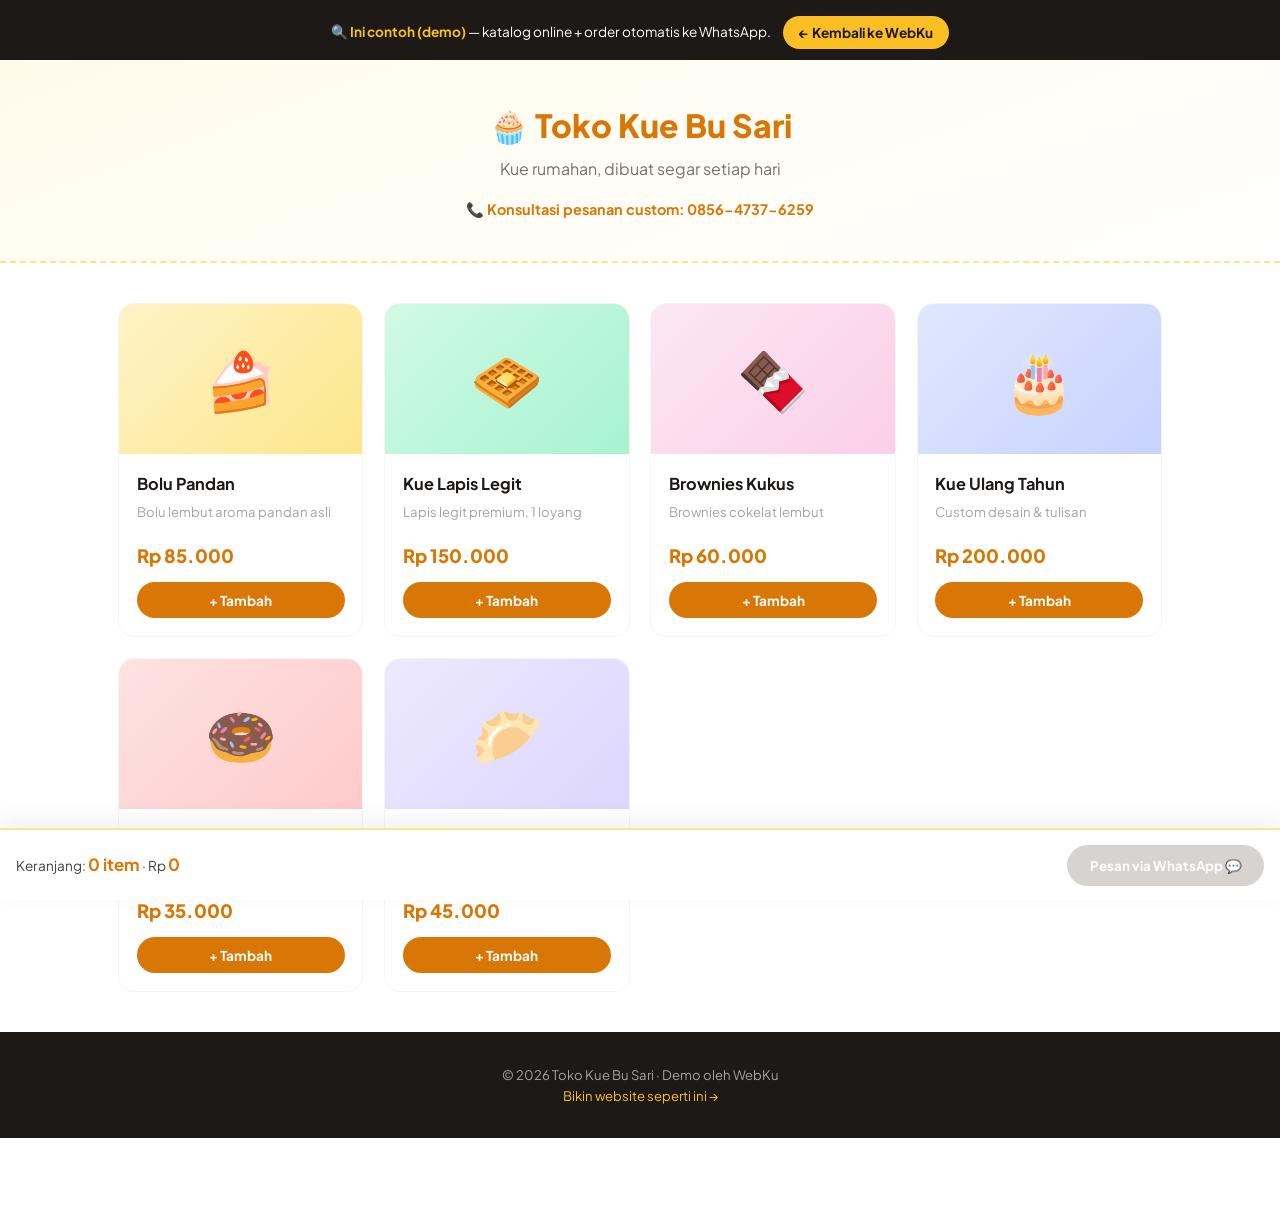
<file: demo/toko-kue.html>
<!DOCTYPE html>
<html lang="id">
<head>
<meta charset="UTF-8">
<meta name="viewport" content="width=device-width, initial-scale=1.0">
<title>Demo — Toko Kue Bu Sari | WebKu</title>
<meta name="robots" content="noindex">
<link href="https://fonts.googleapis.com/css2?family=Plus+Jakarta+Sans:wght@400;600;700;800&display=swap" rel="stylesheet">
<style>
*,*::before,*::after{box-sizing:border-box;margin:0;padding:0}
:root{--p:#d97706;--pd:#b45309;--dark:#1c1917;--soft:#fffbeb;--line:#fde68a}
body{font-family:'Plus Jakarta Sans',system-ui,sans-serif;color:#44403c;line-height:1.6;background:#fff}
a{text-decoration:none;color:inherit}
.demo-bar{background:var(--dark);color:#fff;padding:.7rem 1rem;text-align:center;font-size:.85rem;position:sticky;top:0;z-index:50}
.demo-bar b{color:#fbbf24}
.demo-bar a{background:#fbbf24;color:#1c1917;padding:.35rem 1rem;border-radius:999px;font-weight:700;margin-left:.6rem;display:inline-block;margin-top:.3rem}
.wrap{max-width:1080px;margin:0 auto;padding:0 18px}
header{background:linear-gradient(160deg,var(--soft),#fff);padding:2.5rem 0;text-align:center;border-bottom:2px dashed var(--line)}
header .logo{font-size:2rem;font-weight:800;color:var(--p)}
header p{color:#78716c;margin-top:.3rem}
.hero-line{font-size:.9rem;color:var(--p);font-weight:700;margin-top:1rem}
.grid{display:grid;grid-template-columns:repeat(auto-fill,minmax(230px,1fr));gap:1.3rem;padding:2.5rem 0}
.prod{border:1px solid #f5f5f4;border-radius:16px;overflow:hidden;transition:.25s;background:#fff}
.prod:hover{transform:translateY(-5px);box-shadow:0 16px 38px rgba(217,119,6,.16)}
.thumb{height:150px;display:flex;align-items:center;justify-content:center;font-size:3.6rem}
.t1{background:linear-gradient(135deg,#fef3c7,#fde68a)}
.t2{background:linear-gradient(135deg,#d1fae5,#a7f3d0)}
.t3{background:linear-gradient(135deg,#fce7f3,#fbcfe8)}
.t4{background:linear-gradient(135deg,#e0e7ff,#c7d2fe)}
.t5{background:linear-gradient(135deg,#fee2e2,#fecaca)}
.t6{background:linear-gradient(135deg,#ede9fe,#ddd6fe)}
.prod-body{padding:1.1rem}
.prod-body h3{font-size:1.02rem;color:var(--dark);margin-bottom:.25rem}
.prod-body .desc{font-size:.82rem;color:#a8a29e;margin-bottom:.7rem;min-height:2.2em}
.harga{color:var(--p);font-weight:800;font-size:1.15rem}
.btn{background:var(--p);color:#fff;border:none;padding:.6rem 1.1rem;border-radius:999px;font-weight:700;font-size:.85rem;cursor:pointer;font-family:inherit;transition:.2s;width:100%;margin-top:.7rem}
.btn:hover{background:var(--pd)}
.cart{position:fixed;bottom:0;left:0;right:0;background:#fff;border-top:2px solid var(--line);padding:.9rem 1rem;display:flex;justify-content:space-between;align-items:center;gap:1rem;z-index:40;box-shadow:0 -8px 24px rgba(0,0,0,.06)}
.cart-info{font-size:.85rem}
.cart-info b{font-size:1.05rem;color:var(--p)}
.cart button{background:#25d366;color:#fff;border:none;padding:.75rem 1.4rem;border-radius:999px;font-weight:700;cursor:pointer;font-family:inherit;white-space:nowrap}
.cart button:disabled{background:#d6d3d1;cursor:not-allowed}
.overlay{position:fixed;inset:0;background:rgba(0,0,0,.5);display:none;align-items:center;justify-content:center;z-index:60;padding:1rem}
.overlay.show{display:flex}
.modal{background:#fff;border-radius:18px;padding:1.6rem;max-width:440px;width:100%;max-height:80vh;overflow-y:auto}
.modal h3{color:var(--dark);margin-bottom:1rem}
.mrow{display:flex;justify-content:space-between;font-size:.9rem;padding:.5rem 0;border-bottom:1px dashed #f5f5f4}
.modal input,.modal textarea{width:100%;margin-top:.9rem;padding:.8rem;border:2px solid #f5f5f4;border-radius:10px;font-family:inherit;font-size:.9rem}
.modal .total{font-weight:800;color:var(--p);font-size:1.1rem;margin-top:1rem;text-align:right}
footer{background:var(--dark);color:#a8a29e;text-align:center;padding:2rem 1rem;font-size:.82rem;margin-bottom:80px}
</style>
</head>
<body>

<div class="demo-bar">
  🔍 <b>Ini contoh (demo)</b> — katalog online + order otomatis ke WhatsApp.
  <a href="../index.html#portfolio">← Kembali ke WebKu</a>
</div>

<header>
  <div class="wrap">
    <div class="logo">🧁 Toko Kue Bu Sari</div>
    <p>Kue rumahan, dibuat segar setiap hari</p>
    <div class="hero-line">📞 Konsultasi pesanan custom: 0856-4737-6259</div>
  </div>
</header>

<div class="wrap">
  <div class="grid" id="grid"></div>
</div>

<!-- CART BAR -->
<div class="cart">
  <div class="cart-info">Keranjang: <b id="cartCount">0 item</b> · Rp <b id="cartTotal">0</b></div>
  <button id="cartBtn" disabled onclick="openOrder()">Pesan via WhatsApp 💬</button>
</div>

<!-- MODAL ORDER -->
<div class="overlay" id="overlay">
  <div class="modal">
    <h3>Konfirmasi Pesanan</h3>
    <div id="orderList"></div>
    <div class="total">Total: Rp <span id="modalTotal">0</span></div>
    <input type="text" id="namaPem" placeholder="Nama pemesan">
    <input type="text" id="alamat" placeholder="Alamat kirim">
    <button class="btn" onclick="kirimWA()">Kirim ke WhatsApp 💬</button>
    <button class="btn" style="background:#e7e5e4;color:#44403c" onclick="closeOrder()">Tutup</button>
  </div>
</div>

<footer>
  © <span id="yr"></span> Toko Kue Bu Sari · Demo oleh WebKu<br>
  <a href="../index.html" style="color:#fbbf24">Bikin website seperti ini →</a>
</footer>

<script>
const WA = '6285647376259'; // ← nomor demo (WebKu)
const PRODUK = [
  {n:'Bolu Pandan', d:'Bolu lembut aroma pandan asli', h:85000, t:'t1', e:'🍰'},
  {n:'Kue Lapis Legit', d:'Lapis legit premium, 1 loyang', h:150000, t:'t2', e:'🧇'},
  {n:'Brownies Kukus', d:'Brownies cokelat lembut', h:60000, t:'t3', e:'🍫'},
  {n:'Kue Ulang Tahun', d:'Custom desain & tulisan', h:200000, t:'t4', e:'🎂'},
  {n:'Donat Gula', d:'Satu kotak isi 6', h:35000, t:'t5', e:'🍩'},
  {n:'Risoles Mayo', d:'Isi 10, cocok untuk snack', h:45000, t:'t6', e:'🥟'},
];
let cart = {};

function rupiah(n){ return n.toLocaleString('id-ID'); }

function render(){
  document.getElementById('grid').innerHTML = PRODUK.map((p,i)=>`
    <div class="prod">
      <div class="thumb ${p.t}">${p.e}</div>
      <div class="prod-body">
        <h3>${p.n}</h3>
        <div class="desc">${p.d}</div>
        <div class="harga">Rp ${rupiah(p.h)}</div>
        <button class="btn" onclick="add(${i})">+ Tambah</button>
      </div>
    </div>`).join('');
}

function add(i){
  cart[i] = (cart[i]||0) + 1;
  updateCart();
}

function updateCart(){
  const items = Object.keys(cart);
  const count = items.reduce((s,k)=>s+cart[k],0);
  const total = items.reduce((s,k)=>s+cart[k]*PRODUK[k].h,0);
  document.getElementById('cartCount').textContent = count + ' item';
  document.getElementById('cartTotal').textContent = rupiah(total);
  document.getElementById('cartBtn').disabled = count === 0;
}

function openOrder(){
  const items = Object.keys(cart);
  if(!items.length) return;
  let total = 0;
  document.getElementById('orderList').innerHTML = items.map(k=>{
    const line = cart[k]*PRODUK[k].h; total += line;
    return `<div class="mrow"><span>${PRODUK[k].n} × ${cart[k]}</span><span>Rp ${rupiah(line)}</span></div>`;
  }).join('');
  document.getElementById('modalTotal').textContent = rupiah(total);
  document.getElementById('overlay').classList.add('show');
}

function closeOrder(){ document.getElementById('overlay').classList.remove('show'); }

function kirimWA(){
  const items = Object.keys(cart);
  const nama = document.getElementById('namaPem').value.trim() || '-';
  const alamat = document.getElementById('alamat').value.trim() || '-';
  let total = 0;
  let list = items.map(k=>{ const line = cart[k]*PRODUK[k].h; total += line;
    return `• ${PRODUK[k].n} × ${cart[k]} = Rp ${rupiah(line)}`; }).join('\n');
  const teks =
`Halo Bu Sari! Saya mau pesan 🧁

*Pesanan:*
${list}

*Total:* Rp ${rupiah(total)}
*Nama:* ${nama}
*Alamat:* ${alamat}

Terima kasih!`;
  window.open(`https://wa.me/${WA}?text=${encodeURIComponent(teks)}`,'_blank');
  closeOrder();
  cart = {}; updateCart();
}

document.getElementById('yr').textContent = new Date().getFullYear();
render(); updateCart();
</script>
</body>
</html>
</file>
<file: css/style.css>
/* ============ RESET & BASE ============ */
*, *::before, *::after { box-sizing: border-box; margin: 0; padding: 0; }
:root {
  --primary: #2563eb;
  --primary-d: #1d4ed8;
  --accent: #f59e0b;
  --dark: #0f172a;
  --slate: #334155;
  --muted: #64748b;
  --line: #e2e8f0;
  --bg-soft: #f8fafc;
  --green: #25d366;
  --radius: 16px;
  --shadow: 0 4px 24px rgba(15,23,42,.07);
  --shadow-lg: 0 20px 50px rgba(15,23,42,.13);
}
html { scroll-behavior: smooth; }
body {
  font-family: 'Plus Jakarta Sans', system-ui, -apple-system, sans-serif;
  color: var(--slate); line-height: 1.65; background: #fff;
  -webkit-font-smoothing: antialiased;
}
img { max-width: 100%; display: block; }
a { color: inherit; text-decoration: none; }
h1, h2, h3, h4 { color: var(--dark); line-height: 1.2; font-weight: 800; }
.container { width: 100%; max-width: 1140px; margin: 0 auto; padding: 0 20px; }
.container-narrow { max-width: 760px; }

/* ============ BUTTONS ============ */
.btn {
  display: inline-flex; align-items: center; justify-content: center; gap: .4rem;
  font-weight: 700; font-size: .95rem; padding: .8rem 1.5rem;
  border-radius: 999px; cursor: pointer; border: 2px solid transparent;
  transition: all .2s ease; font-family: inherit; white-space: nowrap;
}
.btn-lg { padding: 1rem 2rem; font-size: 1.02rem; }
.btn-block { width: 100%; }
.btn-primary { background: var(--primary); color: #fff; box-shadow: 0 6px 18px rgba(37,99,235,.3); }
.btn-primary:hover { background: var(--primary-d); transform: translateY(-2px); box-shadow: 0 10px 26px rgba(37,99,235,.38); }
.btn-outline { border-color: var(--primary); color: var(--primary); background: #fff; }
.btn-outline:hover { background: var(--primary); color: #fff; }
.btn-ghost { border-color: var(--line); color: var(--dark); background: #fff; }
.btn-ghost:hover { border-color: var(--primary); color: var(--primary); }

/* ============ NAVBAR ============ */
.nav {
  position: sticky; top: 0; z-index: 100; background: rgba(255,255,255,.85);
  backdrop-filter: blur(12px); border-bottom: 1px solid transparent; transition: all .3s;
}
.nav.scrolled { border-bottom-color: var(--line); box-shadow: 0 2px 14px rgba(15,23,42,.05); }
.nav-inner { display: flex; align-items: center; justify-content: space-between; height: 68px; position: relative; }
.logo { font-size: 1.4rem; font-weight: 800; color: var(--dark); letter-spacing: -.02em; }
.logo span { color: var(--primary); }
.nav-links { display: flex; gap: 2rem; list-style: none; }
.nav-links a { font-weight: 600; font-size: .95rem; color: var(--slate); transition: color .2s; }
.nav-links a:hover { color: var(--primary); }
.nav-cta { padding: .6rem 1.3rem; font-size: .9rem; }

/* ============ HERO ============ */
.hero {
  background: linear-gradient(170deg, #eff6ff 0%, #ffffff 60%);
  padding: 4.5rem 0 5rem; overflow: hidden;
}
.hero-inner { display: grid; grid-template-columns: 1.15fr .85fr; gap: 3rem; align-items: center; }
.badge {
  display: inline-block; background: #dbeafe; color: var(--primary-d);
  font-size: .82rem; font-weight: 700; padding: .4rem 1rem; border-radius: 999px; margin-bottom: 1.2rem;
}
.hero h1 { font-size: clamp(2rem, 5vw, 3.1rem); margin-bottom: 1.2rem; letter-spacing: -.03em; }
.hl { color: var(--primary); position: relative; }
.lead { font-size: 1.12rem; color: var(--muted); margin-bottom: 2rem; max-width: 34rem; }
.hero-btns { display: flex; gap: .9rem; flex-wrap: wrap; margin-bottom: 2.5rem; }
.hero-trust { display: flex; gap: 2rem; flex-wrap: wrap; }
.trust-item b { display: block; font-size: 1.35rem; color: var(--dark); }
.trust-item span { font-size: .82rem; color: var(--muted); }

/* Phone mockup */
.hero-visual { display: flex; justify-content: center; }
.phone {
  width: 290px; background: var(--dark); border-radius: 34px; padding: 12px;
  box-shadow: var(--shadow-lg); position: relative;
}
.phone-notch { position: absolute; top: 12px; left: 50%; transform: translateX(-50%); width: 110px; height: 22px; background: var(--dark); border-radius: 0 0 14px 14px; z-index: 2; }
.phone-screen { background: #e5ddd5; border-radius: 24px; overflow: hidden; height: 500px; display: flex; flex-direction: column; }
.chat-head { background: #075e54; color: #fff; padding: 1.6rem 1rem .7rem; display: flex; align-items: center; gap: .6rem; }
.chat-avatar { width: 34px; height: 34px; border-radius: 50%; background: linear-gradient(135deg, #f59e0b, #ef4444); flex-shrink: 0; }
.chat-head b { font-size: .85rem; display: block; color: #fff; }
.chat-head span { font-size: .7rem; opacity: .8; }
.chat-body { padding: .9rem; display: flex; flex-direction: column; gap: .55rem; overflow-y: auto; flex: 1; }
.msg { max-width: 82%; padding: .55rem .8rem; border-radius: 12px; font-size: .8rem; line-height: 1.45; box-shadow: 0 1px 2px rgba(0,0,0,.1); }
.msg.bot { background: #fff; align-self: flex-start; border-top-left-radius: 3px; }
.msg.user { background: #dcf8c6; align-self: flex-end; border-top-right-radius: 3px; }
.msg.card { border-left: 3px solid var(--primary); font-size: .78rem; }

/* ============ SECTIONS ============ */
.section { padding: 4.5rem 0; }
.section-title { font-size: clamp(1.6rem, 3.5vw, 2.3rem); text-align: center; margin-bottom: .7rem; letter-spacing: -.02em; }
.section-sub { text-align: center; color: var(--muted); margin-bottom: 3rem; font-size: 1.04rem; }
.grid-3 { display: grid; grid-template-columns: repeat(3, 1fr); gap: 1.5rem; }
.grid-4 { display: grid; grid-template-columns: repeat(4, 1fr); gap: 1.3rem; }

/* Cards */
.card, .card-problem {
  background: #fff; border: 1px solid var(--line); border-radius: var(--radius);
  padding: 1.8rem; transition: all .25s ease;
}
.card:hover, .card-problem:hover { transform: translateY(-5px); box-shadow: var(--shadow-lg); border-color: #cbd5e1; }
.card-ico, .ico { font-size: 2.2rem; display: block; margin-bottom: 1rem; }
.card h3, .card-problem h3 { font-size: 1.15rem; margin-bottom: .5rem; }
.card p, .card-problem p { font-size: .93rem; color: var(--muted); }
.problems { background: var(--bg-soft); }
.services { background: #fff; }

/* ============ PRICING ============ */
.pricing { background: var(--bg-soft); }
.pricing-grid { align-items: stretch; }
.price-card {
  background: #fff; border: 1px solid var(--line); border-radius: 20px; padding: 2rem 1.7rem;
  display: flex; flex-direction: column; position: relative; transition: all .25s;
}
.price-card:hover { transform: translateY(-6px); box-shadow: var(--shadow-lg); }
.price-card.featured { border: 2px solid var(--primary); box-shadow: 0 12px 40px rgba(37,99,235,.16); transform: scale(1.03); }
.price-card.featured:hover { transform: scale(1.03) translateY(-6px); }
.tag {
  position: absolute; top: -13px; left: 50%; transform: translateX(-50%);
  background: var(--primary); color: #fff; font-size: .72rem; font-weight: 800;
  padding: .3rem 1rem; border-radius: 999px; letter-spacing: .04em; white-space: nowrap;
}
.price-card h3 { font-size: 1.25rem; margin-bottom: .4rem; }
.price { font-size: 2.6rem; font-weight: 800; color: var(--dark); letter-spacing: -.03em; margin-bottom: .3rem; }
.price span { font-size: 1.2rem; color: var(--muted); font-weight: 700; }
.price-desc { font-size: .9rem; color: var(--muted); margin-bottom: 1.3rem; }
.price-card ul { list-style: none; margin-bottom: 1.8rem; flex: 1; }
.price-card li { font-size: .9rem; padding: .38rem 0; border-bottom: 1px dashed var(--line); }
.price-card li:last-child { border-bottom: none; }
.addon { text-align: center; margin-top: 2.5rem; font-size: .93rem; color: var(--muted); background: #fff; border: 1px dashed var(--line); padding: 1.1rem; border-radius: 12px; }
.addon b { color: var(--dark); }

/* ============ PORTFOLIO ============ */
.portfolio { background: #fff; }
.pf-card { border: 1px solid var(--line); border-radius: var(--radius); overflow: hidden; background: #fff; transition: all .25s; display: block; }
.pf-card:hover { transform: translateY(-5px); box-shadow: var(--shadow-lg); }
a.pf-card { cursor: pointer; border-color: var(--primary); }
a.pf-card:hover { border-color: var(--primary-d); }
.pf-live { font-size: .7rem; font-weight: 800; color: #fff; background: var(--primary); padding: .2rem .6rem; border-radius: 999px; vertical-align: middle; margin-left: .3rem; white-space: nowrap; }
.pf-off { opacity: .62; }
.pf-off:hover { transform: none; box-shadow: none; }
.pf-thumb { height: 150px; display: flex; align-items: center; justify-content: center; font-size: 3.4rem; }
.pf-1 { background: linear-gradient(135deg,#fef3c7,#fde68a); }
.pf-2 { background: linear-gradient(135deg,#dbeafe,#bfdbfe); }
.pf-3 { background: linear-gradient(135deg,#dcfce7,#bbf7d0); }
.pf-4 { background: linear-gradient(135deg,#e0e7ff,#c7d2fe); }
.pf-5 { background: linear-gradient(135deg,#fee2e2,#fecaca); }
.pf-6 { background: linear-gradient(135deg,#f3e8ff,#e9d5ff); }
.pf-body { padding: 1.3rem; }
.pf-body h3 { font-size: 1.08rem; margin-bottom: .4rem; }
.pf-body p { font-size: .88rem; color: var(--muted); margin-bottom: .9rem; }
.pf-tags { display: flex; gap: .4rem; flex-wrap: wrap; }
.pf-tags span { font-size: .72rem; font-weight: 700; background: #eff6ff; color: var(--primary-d); padding: .25rem .7rem; border-radius: 999px; }

/* ============ PROCESS ============ */
.process { background: var(--bg-soft); }
.step { text-align: center; position: relative; }
.step-num {
  width: 52px; height: 52px; border-radius: 50%; background: var(--primary); color: #fff;
  font-size: 1.3rem; font-weight: 800; display: flex; align-items: center; justify-content: center;
  margin: 0 auto 1rem; box-shadow: 0 8px 20px rgba(37,99,235,.3);
}
.step h3 { font-size: 1.05rem; margin-bottom: .4rem; }
.step p { font-size: .88rem; color: var(--muted); }

/* ============ FAQ ============ */
.faq-list { display: flex; flex-direction: column; gap: .8rem; }
.faq details { background: #fff; border: 1px solid var(--line); border-radius: 12px; overflow: hidden; }
.faq summary { padding: 1.1rem 1.3rem; font-weight: 700; cursor: pointer; color: var(--dark); list-style: none; display: flex; justify-content: space-between; align-items: center; }
.faq summary::-webkit-details-marker { display: none; }
.faq summary::after { content: '+'; font-size: 1.5rem; color: var(--primary); transition: transform .2s; }
.faq details[open] summary::after { transform: rotate(45deg); }
.faq details p { padding: 0 1.3rem 1.2rem; color: var(--muted); font-size: .93rem; }

/* ============ ORDER FORM ============ */
.order { background: linear-gradient(170deg, #eff6ff, #ffffff); }
.order-form { background: #fff; border: 1px solid var(--line); border-radius: 20px; padding: 2.2rem; box-shadow: var(--shadow); }
.order-form label { display: block; font-weight: 700; font-size: .9rem; color: var(--dark); margin-bottom: 1.1rem; }
.order-form input, .order-form select, .order-form textarea {
  width: 100%; margin-top: .45rem; padding: .85rem 1rem; border: 2px solid var(--line);
  border-radius: 10px; font-family: inherit; font-size: .95rem; color: var(--slate); transition: border-color .2s; background: #fff;
}
.order-form input:focus, .order-form select:focus, .order-form textarea:focus { outline: none; border-color: var(--primary); }
.frow { display: grid; grid-template-columns: 1fr 1fr; gap: 1rem; }
.form-note { text-align: center; font-size: .85rem; color: var(--muted); margin-top: 1rem; }
.form-note a { color: var(--primary); font-weight: 700; }
.form-success { text-align: center; padding: 2rem; }
.form-success .big { font-size: 3rem; }
.form-success h3 { margin: .8rem 0 .5rem; }

/* ============ FOOTER ============ */
.footer { background: var(--dark); color: #cbd5e1; padding: 3.5rem 0 1.5rem; }
.footer-inner { display: grid; grid-template-columns: 2fr 1fr 1fr; gap: 2.5rem; margin-bottom: 2.5rem; }
.footer .logo { color: #fff; }
.footer p { font-size: .9rem; margin-top: .8rem; color: #94a3b8; max-width: 24rem; }
.footer-links h4 { color: #fff; font-size: .95rem; margin-bottom: .9rem; }
.footer-links a { display: block; font-size: .9rem; color: #94a3b8; padding: .25rem 0; transition: color .2s; }
.footer-links a:hover { color: #fff; }
.footer-bottom { border-top: 1px solid #1e293b; padding-top: 1.5rem; text-align: center; font-size: .85rem; color: #64748b; }

/* ============ FLOATING WA ============ */
.wa-float {
  position: fixed; bottom: 22px; right: 22px; z-index: 200;
  width: 58px; height: 58px; border-radius: 50%; background: var(--green);
  display: flex; align-items: center; justify-content: center; font-size: 1.7rem;
  box-shadow: 0 8px 24px rgba(37,211,102,.45); transition: transform .2s;
  animation: pulse 2.5s infinite;
}
.wa-float:hover { transform: scale(1.1); }
@keyframes pulse { 0%,100% { box-shadow: 0 8px 24px rgba(37,211,102,.45); } 50% { box-shadow: 0 8px 24px rgba(37,211,102,.75); } }

/* ============ BOT TELEGRAM (SECTION) ============ */
.bot-pricing {
  display: grid;
  grid-template-columns: repeat(3, 1fr);
  gap: 20px;
  margin-top: 8px;
}
.bot-pricing > div { min-width: 0; }

/* Hamburger menu (mobile) */
.nav-toggle {
  display: none;
  background: none;
  border: none;
  cursor: pointer;
  padding: 8px;
  flex-direction: column;
  gap: 5px;
}
.nav-toggle span {
  display: block;
  width: 26px;
  height: 3px;
  background: var(--text, #1e293b);
  border-radius: 2px;
  transition: .3s;
}
.nav-mobile {
  display: none;
  position: absolute;
  top: 100%;
  left: 0;
  right: 0;
  background: #fff;
  border-top: 1px solid #e2e8f0;
  box-shadow: 0 8px 20px rgba(0,0,0,.08);
  padding: 8px 0;
}
.nav-mobile.open { display: block; }
.nav-mobile a {
  display: block;
  padding: 12px 24px;
  color: #1e293b;
  text-decoration: none;
  font-weight: 500;
}
.nav-mobile a:hover { background: #f1f5f9; }

/* ============ RESPONSIVE ============ */
@media (max-width: 900px) {
  .hero-inner { grid-template-columns: 1fr; gap: 2.5rem; text-align: center; }
  .hero-btns, .hero-trust { justify-content: center; }
  .lead { margin-left: auto; margin-right: auto; }
  .grid-3 { grid-template-columns: 1fr; }
  .grid-4 { grid-template-columns: repeat(2, 1fr); }
  .price-card.featured { transform: none; }
  .price-card.featured:hover { transform: translateY(-6px); }
  .footer-inner { grid-template-columns: 1fr; gap: 1.8rem; }
  .nav-links { display: none; }
  .nav-toggle { display: flex; }
  .bot-pricing { grid-template-columns: 1fr; max-width: 420px; margin-left: auto; margin-right: auto; }
}
@media (max-width: 520px) {
  .grid-4 { grid-template-columns: 1fr; }
  .frow { grid-template-columns: 1fr; }
  .hero { padding: 3rem 0; }
  .section { padding: 3rem 0; }
  .order-form { padding: 1.5rem; }
  .hero-trust { gap: 1.3rem; }
  .bot-pricing > div { padding: 20px !important; }
}
</file>
